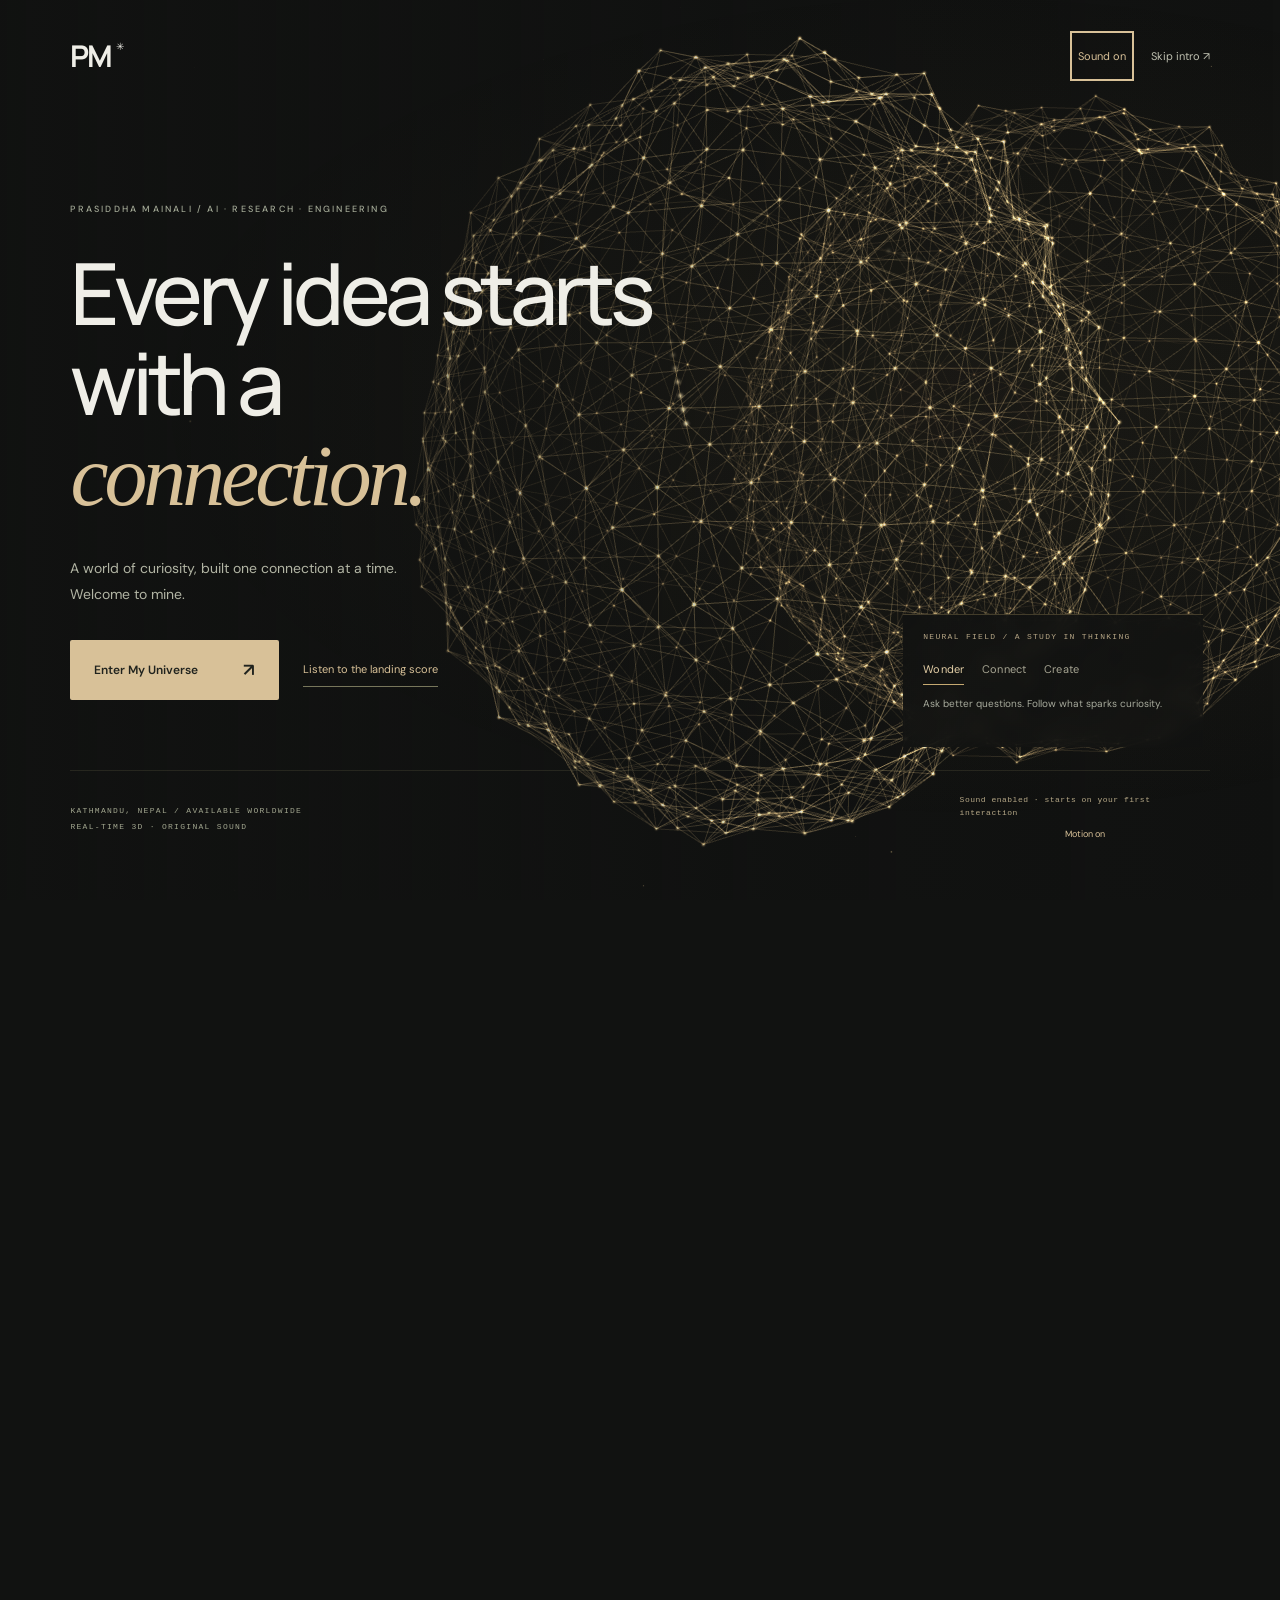
<file: index.html>
<!doctype html>
<html lang="en">
<head>
  <meta charset="utf-8"><meta name="viewport" content="width=device-width,initial-scale=1">
  <title>Prasiddha Mainali — AI, Research & Engineering</title>
  <meta name="description" content="Prasiddha Mainali is an AI builder and student researcher from Nepal. National Rank 2 in AI and IOAI Honorable Mention. Explore projects, research, and leadership.">
  <meta name="theme-color" content="#111211"><meta property="og:title" content="Prasiddha Mainali — Intelligence, engineered."><meta property="og:description" content="AI engineering, research, and real-world impact. From Nepal, for what comes next."><meta property="og:type" content="website">
  <link rel="icon" href="icon.svg" type="image/svg+xml"><link rel="stylesheet" href="style.css">
  <link rel="stylesheet" href="experience.css"><script src="app.js" defer></script><script src="scene.js" defer></script><script src="experience.js" defer></script>
</head>
<body><div class="neural-stage" aria-hidden="true"><canvas id="neural-bg"></canvas><div class="scene-fallback" hidden></div></div>
<a class="skip" href="#main">Skip to content</a>
<header class="header"><a class="wordmark" href="#home" aria-label="Prasiddha Mainali home">PM<span>✳</span></a><nav aria-label="Main navigation" id="nav"><a href="#work">Selected work</a><a href="#journal">Journal</a><a href="#about">About</a><a href="#journey">Journey</a></nav><a class="contact-nav" href="#contact">Let’s talk <span>↗</span></a><button class="menu" aria-label="Open navigation" aria-expanded="false" aria-controls="nav">Menu +</button></header>
<main id="main">
<section class="hero" id="home">
  <div class="hero-top"><span class="eyebrow"><i></i> PRASIDDHA MAINALI</span><span class="coordinate">KATHMANDU, NEPAL &nbsp; / &nbsp; 27.7° N</span></div>
  <div class="hero-copy"><p class="eyebrow muted">AI ENGINEER · RESEARCHER · BUILDER</p><h1 tabindex="-1">Intelligence,<br><em>engineered.</em></h1><p class="intro">Turning curiosity into intelligent systems.<br>Building at the intersection of AI, research,<br class="desktop-break"> and meaningful human impact.</p><div class="hero-actions"><a class="button gold" href="#work">Explore my work <span>↘</span></a><a class="hero-secondary" href="#journal">Inside my head ↗</a></div></div>
  <div class="hero-study" data-neural-panel><span class="neural-caption">NEURAL FIELD / A STUDY IN THINKING</span><div class="neural-pathways" role="group" aria-label="Explore the neural pathways"><button data-neural-focus="0" aria-pressed="true">Wonder</button><button data-neural-focus="1" aria-pressed="false">Connect</button><button data-neural-focus="2" aria-pressed="false">Create</button></div><p data-neural-description aria-live="polite">Ask better questions. Follow what sparks curiosity.</p></div>
  <div class="hero-bottom"><span>FROM NEPAL. FOR WHAT COMES NEXT.</span><a href="#recognition">SCROLL TO DISCOVER <span>↓</span></a></div>
</section>
<section class="recognition" id="recognition" aria-label="Key recognition"><div class="recognition-label"><span class="eyebrow">A LITTLE CONTEXT</span><p>Curiosity.<br>With credentials.</p></div><div class="honor"><span class="award-symbol" aria-hidden="true">✳</span><div><span class="eyebrow">INTERNATIONAL OLYMPIAD IN AI</span><h2>Honorable Mention</h2><p>Representing Nepal. A first for our nation.</p></div></div><div class="national"><span class="rank">02<span> / NP</span></span><p>National Rank · AI Olympiad</p></div></section>
<section class="section work" id="work"><div class="section-heading"><div><p class="eyebrow muted">01 / SELECTED WORK</p><h2>Ideas into <em>impact.</em></h2></div><p>A selection of systems, experiments,<br>and questions worth pursuing.</p></div>
<div class="projects">
<button class="project" data-project="naterida" aria-label="Explore NATERIDA project"><div class="project-art art-rover"><div class="art-grid"></div><span class="art-corner">FIELD INTELLIGENCE / 001</span><svg class="rover" viewBox="0 0 600 360" aria-hidden="true"><defs><linearGradient id="metal" x2="1" y2="1"><stop stop-color="#b8b49d"/><stop offset=".5" stop-color="#52574b"/><stop offset="1" stop-color="#1d2824"/></linearGradient></defs><ellipse cx="312" cy="283" rx="173" ry="28" fill="#000" opacity=".4"/><g stroke="#9eaf93" stroke-width="1.3"><path d="M183 213 312 149 435 210 309 279Z" fill="#1d2925"/><path d="M183 195 311 131 435 191 309 255Z" fill="url(#metal)"/><path d="m183 195 126 60v24l-126-66z" fill="#3c4841"/><path d="m309 255 126-64v19l-126 69z" fill="#222f2b"/><path d="m228 183 80-39 75 35-80 42z" fill="#252f29"/><path d="M302 204v-82m0 15 26-12v-19l-26 13-25-12v20l25 10" fill="#1e2a24"/><path d="M302 122v-35"/><ellipse cx="302" cy="84" rx="17" ry="7" fill="#c6cf9c"/></g><g fill="#1b211d" stroke="#76816b" stroke-width="5"><ellipse cx="198" cy="236" rx="22" ry="30"/><ellipse cx="270" cy="274" rx="22" ry="30"/><ellipse cx="354" cy="268" rx="22" ry="30"/><ellipse cx="420" cy="232" rx="22" ry="30"/></g><g fill="none" stroke="#c7d59c" opacity=".5"><ellipse cx="302" cy="84" rx="40" ry="16"/><ellipse cx="302" cy="84" rx="70" ry="29"/><ellipse cx="302" cy="84" rx="102" ry="43"/></g></svg><span class="art-caption">SENSE. REASON. EXPLORE.</span><span class="concept">CONCEPT VISUALIZATION</span></div><div class="project-info"><div><p class="eyebrow">ROBOTICS / APPLIED AI</p><h3>NATERIDA</h3><p>Intelligence beyond the screen.</p></div><span class="project-arrow">↗</span></div></button>
<button class="project" data-project="nidaan" aria-label="Explore Nidaan project"><div class="project-art art-nidaan"><div class="art-grid"></div><span class="art-corner">HEALTH INTELLIGENCE / 002</span><div class="scan"><div class="scan-ring"></div><div class="scan-ring inner"></div><span class="scan-cross">+</span><span class="scan-label">NIDAAN<br><small>VISION × LANGUAGE</small></span></div><span class="art-caption">A MULTIMODAL PERSPECTIVE.</span><span class="concept">CONCEPT VISUALIZATION</span></div><div class="project-info"><div><p class="eyebrow">COMPUTER VISION / MULTIMODAL AI</p><h3>Nidaan</h3><p>Exploring AI-assisted health insights.</p></div><span class="project-arrow">↗</span></div></button>
<button class="project" data-project="econml" aria-label="Explore EconML project"><div class="project-art art-econ"><div class="art-grid"></div><span class="art-corner">PATTERN INTELLIGENCE / 003</span><svg class="chart" viewBox="0 0 600 320" aria-hidden="true"><g fill="none" stroke="#78786a" opacity=".4"><path d="M60 70H540M60 130H540M60 190H540M60 250H540M100 50V270M200 50V270M300 50V270M400 50V270M500 50V270"/></g><path d="m60 244 40-13 40 14 40-55 40 15 40-58 40 12 40-39 40 9 40-49 40 14 40-43" fill="none" stroke="#d1bb86" stroke-width="3"/><path d="m60 250 40-4 40-12 40-15 40-12 40-20 40-16 40-22 40-16 40-25 40-17 40-22" fill="none" stroke="#9c9d88" stroke-dasharray="4 8"/><circle cx="500" cy="51" r="6" fill="#e6d29b"/></svg><span class="art-caption">SIGNAL WITHIN THE NOISE.</span><span class="concept">ILLUSTRATIVE DATA</span></div><div class="project-info"><div><p class="eyebrow">DATA SCIENCE / FINANCIAL ML</p><h3>EconML</h3><p>Finding patterns. Asking better questions.</p></div><span class="project-arrow">↗</span></div></button>
<button class="project" data-project="anvaya" aria-label="Explore Anvaya project"><div class="project-art art-anvaya"><div class="art-grid"></div><span class="art-corner">CONNECTED AGRICULTURE / 004</span><div class="terrain"><i></i><i></i><i></i><i></i><i></i><i></i><i></i></div><div class="terrain-node n1"></div><div class="terrain-node n2"></div><div class="terrain-node n3"></div><span class="art-caption">LOCAL ROOTS. CONNECTED FUTURES.</span><span class="concept">CONCEPT VISUALIZATION</span></div><div class="project-info"><div><p class="eyebrow">AGRICULTURE / PRODUCT DEVELOPMENT</p><h3>Anvaya</h3><p>Connecting the journey from farm to market.</p></div><span class="project-arrow">↗</span></div></button>
</div><a class="text-link" href="https://github.com/DeV-PrasiddhA" target="_blank" rel="noopener noreferrer">More experiments on GitHub <span>↗</span></a></section>
<section class="section journal" id="journal"><div class="section-heading"><div><p class="eyebrow muted">02 / THE CURIOSITY LOG</p><h2>Notes from<br><em>a curious mind.</em></h2></div><div><span class="journal-badge">THE JOURNAL / 8 STORIES</span><p class="journal-intro">Research, experiments, and a little perspective from the other side of the screen.</p></div></div><div class="journal-grid"><a class="story" href="blogs/model-trust-issues.html" data-category="humor"><div class="story-art funny " aria-hidden="true"><span>LOSS:<br>EMOTIONAL</span><small>THE CURIOSITY LOG / PRASIDDHA MAINALI</small></div><div class="story-copy"><p class="eyebrow">DEVELOPER HUMOR</p><h3>My model has trust issues. So do I.</h3><p>A fictional conversation with a neural network that performs beautifully—until someone asks a new question.</p><div class="story-foot"><span>1 MIN READ</span><span>READ STORY ↗</span></div></div></a><a class="story" href="blogs/accuracy-is-not-the-whole-story.html" data-category="ai"><div class="story-art ai " aria-hidden="true"><span>99%<br>…OF WHAT?</span><small>THE CURIOSITY LOG / PRASIDDHA MAINALI</small></div><div class="story-copy"><p class="eyebrow">AI / EXPERIMENT DESIGN</p><h3>Your model scored 99%. Now ask the awkward questions.</h3><p>A strong result should start a conversation, not end one. A short guide to reading your own experiments honestly.</p><div class="story-foot"><span>1 MIN READ</span><span>READ STORY ↗</span></div></div></a><a class="story" href="blogs/dear-gpu.html" data-category="humor"><div class="story-art funny " aria-hidden="true"><span>404<br>SLEEP</span><small>THE CURIOSITY LOG / PRASIDDHA MAINALI</small></div><div class="story-copy"><p class="eyebrow">DEVELOPER HUMOR</p><h3>Dear GPU, this meeting could have been a CPU.</h3><p>An entirely fictional workplace grievance from the most overworked employee inside your laptop.</p><div class="story-foot"><span>1 MIN READ</span><span>READ STORY ↗</span></div></div></a></div><div class="journal-bottom"><p>Some research. Some reflection. Some very tired hardware.</p><a class="text-link" href="blogs.html">Explore the whole journal <span>↗</span></a></div></section><section class="section about" id="about"><div class="about-title"><p class="eyebrow muted">03 / THE PERSON BEHIND THE WORK</p><h2>Stay curious.<br>Build with<br><em>intention.</em></h2><span class="about-signature">Prasiddha.</span></div><div class="about-copy"><p class="large-copy">I’m Prasiddha Mainali, an AI builder and student researcher from Kathmandu, Nepal.</p><p>My work connects deep learning, computer vision, and practical engineering. I care about understanding systems from first principles—and turning that understanding into something useful.</p><p>From representing Nepal at IOAI to building intelligent robotics and helping students find their next opportunity, I’m drawn to problems where technology can make a tangible difference.</p><p>My computer science journey at St. Xavier’s College, Maitighar, is rooted in independent learning, experimentation, and sharing what I learn.</p><div class="skills"><div><span class="eyebrow">INTELLIGENCE</span><p>PyTorch · TensorFlow · OpenCV<br>Deep Learning · Computer Vision</p></div><div><span class="eyebrow">ENGINEERING</span><p>Python · JavaScript · SQL<br>Git · Data Analysis · Web Development</p></div></div></div></section>
<section class="section journey" id="journey"><div class="section-heading"><div><p class="eyebrow muted">04 / EXPERIENCE & LEADERSHIP</p><h2>Beyond <em>the code.</em></h2></div><p>Building systems is one part.<br>Helping people grow is the other.</p></div><div class="timeline">
<article><span class="period">SEP 2026 — PRESENT</span><div><h3>Head of Student Development</h3><p class="org">VIDYA</p><p>Leading student-development initiatives around Olympiads, mentorship, and global opportunities within an organization reaching 7,500+ students across Nepal. Built the Opportunity Connect Nepal community.</p></div><span class="timeline-index">01</span></article>
<article><span class="period">AUG 2026 — PRESENT</span><div><h3>Director of Technology</h3><p class="org">ScholarPath · Board of Directors</p><p>Created a data-driven platform to help students explore majors, universities, and scholarships aligned with their interests and goals.</p></div><span class="timeline-index">02</span></article>
<article><span class="period">JUN — SEP 2026</span><div><h3>Machine Learning Mentee</h3><p class="org">Coding for Social Good Nepal</p><p>Developed a plant disease detection framework using the 38-class PlantVillage dataset, comparing ResNet50 transfer learning with a custom CNN.</p></div><span class="timeline-index">03</span></article>
<article><span class="period">JUN — AUG 2026</span><div><h3>Product Development Mentee</h3><p class="org">Uunchai · Anvaya</p><p>Contributed transportation and retailer dashboards for an agriculture platform designed for offline and SMS use in low-connectivity regions.</p></div><span class="timeline-index">04</span></article>
<article><span class="period">MAY 2025 — APR 2026</span><div><h3>Co-head, AI & Data Science House</h3><p class="org">The Computer Club · St. Xavier’s College</p><p>Built a peer learning community and led weekly Python and machine learning workshops for 30+ students. Also served as the club’s Social Media Manager.</p></div><span class="timeline-index">05</span></article></div></section>
<section class="section awards"><p class="eyebrow muted">05 / MILESTONES</p><div class="section-heading"><h2>Work that <em>resonates.</em></h2></div><div class="award-list"><div><span>INTERNATIONAL</span><h3>IOAI · Honorable Mention</h3><p>Nepal’s first recognition at IOAI</p><b>↗</b></div><div><span>NATIONAL</span><h3>AI Olympiad · Rank 2</h3><p>Representing Nepal on the global stage</p><b>↗</b></div><div><span>HACKATHONS</span><h3>FusionHacks & FounderForge</h3><p>First place / Winner</p><b>↗</b></div><div><span>ENGINEERING</span><h3>KIST Fair & SET Exhibition 2026</h3><p>Winner / First place, Technology</p><b>↗</b></div><div><span>SCIENCE & TECHNOLOGY</span><h3>Trinity SciTech Exhibition</h3><p>Second place</p><b>↗</b></div></div></section>
<section class="contact section" id="contact"><p class="eyebrow"><i></i> OPEN TO COLLABORATIONS & CONVERSATIONS</p><h2>What could we<br><em>build together?</em></h2><div class="contact-bottom"><a href="mailto:prasiddha.mainali2@gmail.com" class="email">prasiddha.mainali2@gmail.com <span>↗</span></a><button id="copy-email" class="copy" aria-label="Copy email address">Copy email ⧉</button><span id="copy-status" role="status"></span></div><div class="socials"><a href="https://github.com/DeV-PrasiddhA" target="_blank" rel="noopener noreferrer">GitHub ↗</a><a href="https://www.linkedin.com/in/prasiddha-mainali-105bb0352/" target="_blank" rel="noopener noreferrer">LinkedIn ↗</a><a href="blogs.html">Writing ↗</a></div></section>
</main><footer><a class="wordmark" href="#home">PM<span>✳</span></a><p>© <span id="year">2026</span> Prasiddha Mainali</p><span>MADE OF CURIOSITY. BASED IN NEPAL.</span><button class="replay" id="replay-intro">Replay intro ↺</button><a href="#home">Back to top ↑</a></footer>
<dialog id="project-dialog" aria-labelledby="dialog-title"><button class="dialog-close" aria-label="Close project details">Close ×</button><p class="eyebrow" id="dialog-category"></p><h2 id="dialog-title"></h2><p id="dialog-description"></p><h3>Inside the project</h3><ul id="dialog-points"></ul><p id="dialog-tags" class="dialog-tags"></p><a id="dialog-link" class="button gold" target="_blank" rel="noopener noreferrer">Explore on GitHub ↗</a></dialog>
<dialog id="entrance" aria-labelledby="entrance-title"><div class="entrance-top"><span class="wordmark">PM<span>✳</span></span><div class="entrance-tools"><button data-sound aria-pressed="true">Sound on</button><button id="skip-entrance">Skip intro ↗</button></div></div><div class="entrance-copy"><p class="eyebrow">PRASIDDHA MAINALI / AI · RESEARCH · ENGINEERING</p><h2 id="entrance-title">Every idea starts<br>with a<br><em>connection.</em></h2><p class="entrance-description">A world of curiosity, built one connection at a time. Welcome to mine.</p><div class="entrance-actions"><button class="button gold" id="enter-world">Enter My Universe <span>↗</span></button><button class="audio-unlock" data-listen>Listen to the landing score</button></div></div><div class="entrance-annotation" data-neural-panel><b>NEURAL FIELD / A STUDY IN THINKING</b><div class="neural-pathways" role="group" aria-label="Explore the neural pathways"><button data-neural-focus="0" aria-pressed="true">Wonder</button><button data-neural-focus="1" aria-pressed="false">Connect</button><button data-neural-focus="2" aria-pressed="false">Create</button></div><p data-neural-description aria-live="polite">Ask better questions. Follow what sparks curiosity.</p></div><div class="entrance-bottom"><div><span>KATHMANDU, NEPAL / AVAILABLE WORLDWIDE</span><span>REAL-TIME 3D · ORIGINAL SOUND</span></div><div><span data-sound-status role="status">Sound enabled · starts on your first interaction</span><button data-motion aria-pressed="true">Motion on</button></div></div></dialog><div class="sound-dock" aria-label="Experience controls"><button data-sound aria-pressed="true">Sound on</button><button data-motion aria-pressed="true">Motion on</button><details><summary>Audio settings</summary><div><span data-track>I · Before the thought</span><span data-sound-status role="status">Sound enabled · starts on your first interaction</span><label>Volume<input data-volume type="range" min="0" max="60" value="35" aria-label="Music volume"></label></div></details></div></body></html>
</file>
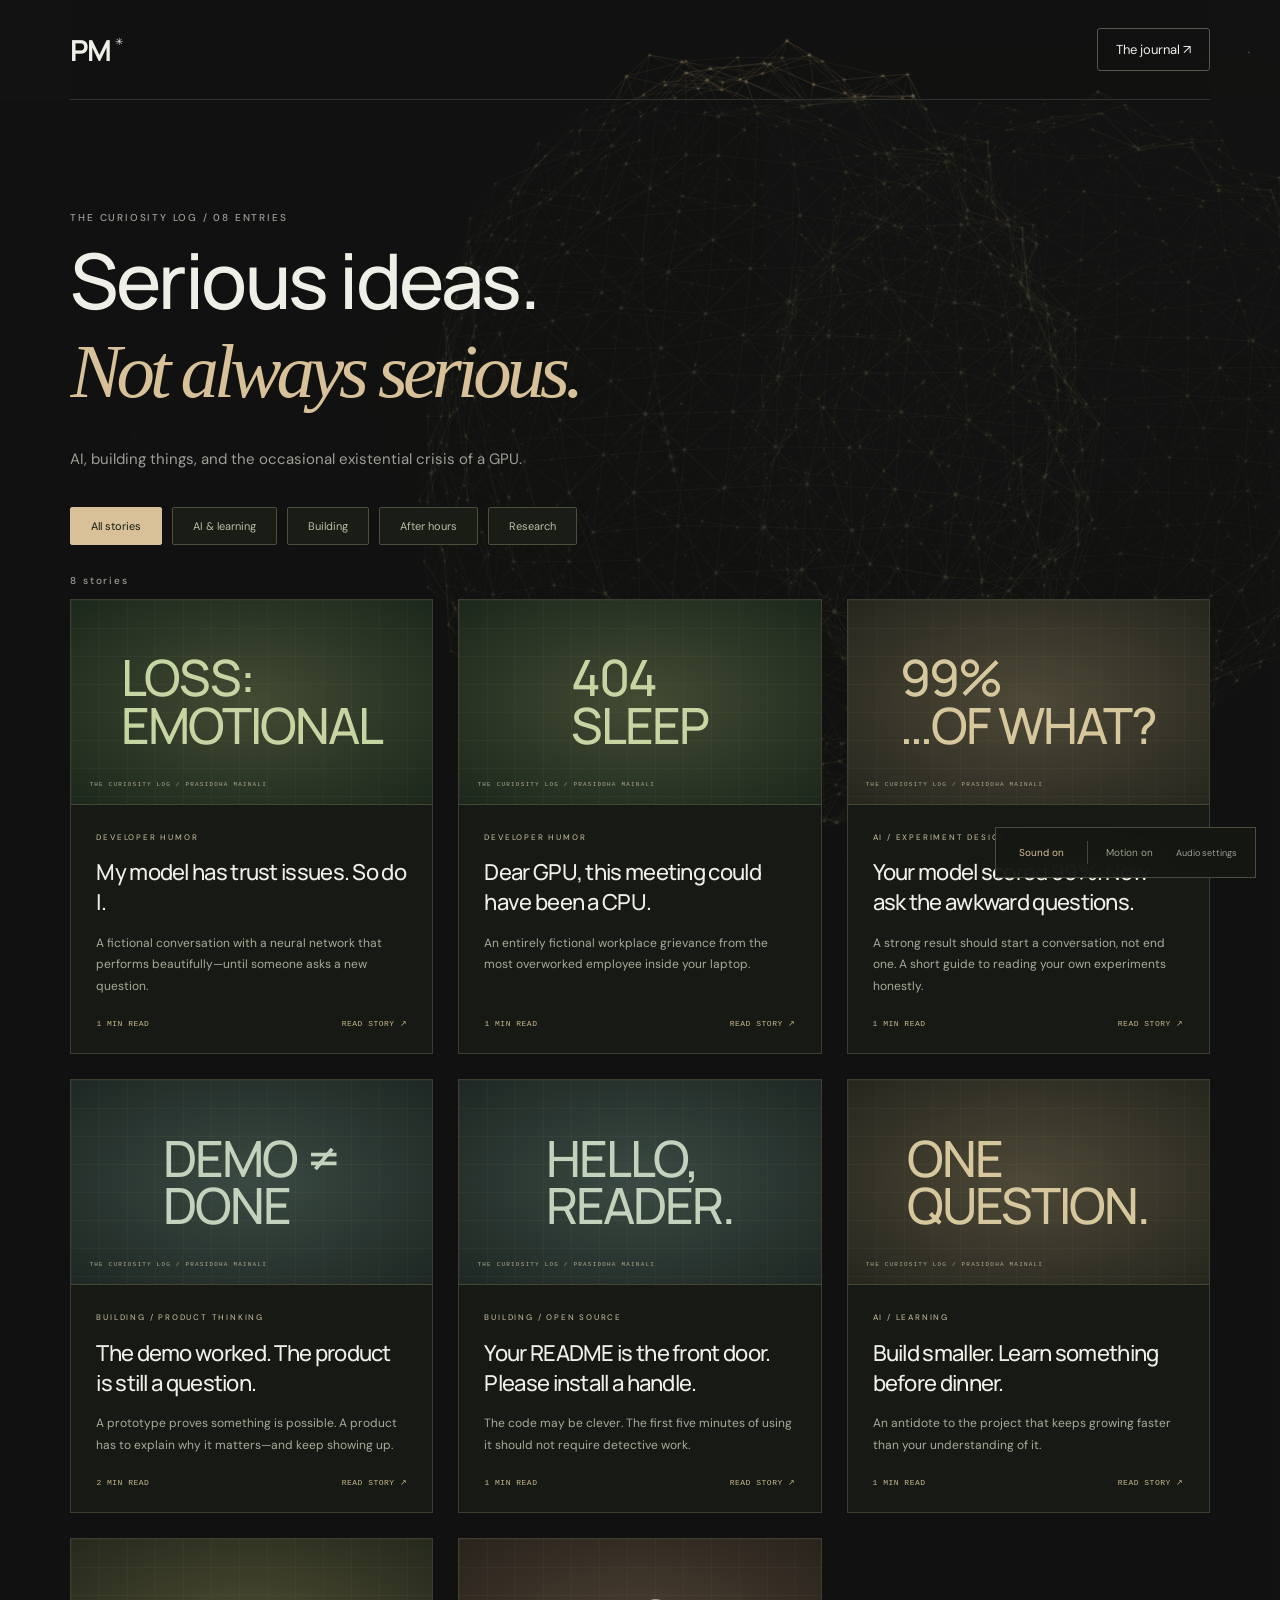
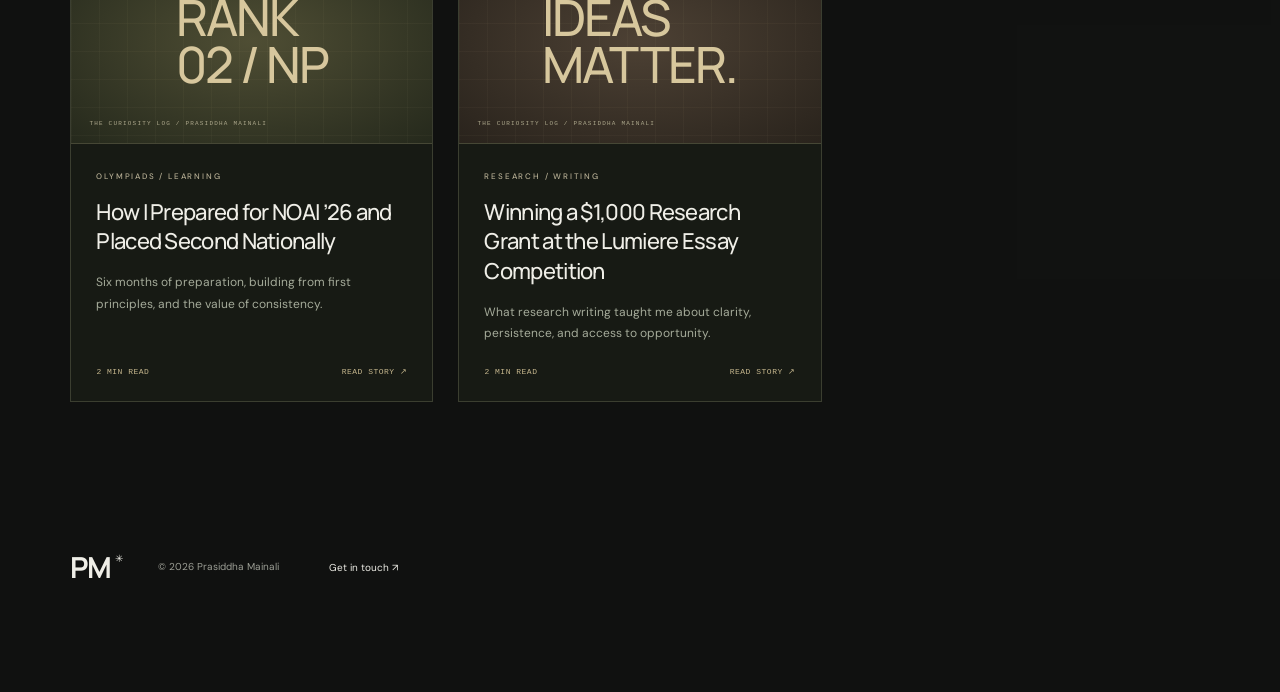
<file: blogs.html>
<!doctype html><html lang="en"><head><meta charset="utf-8"><meta name="viewport" content="width=device-width,initial-scale=1"><title>The Curiosity Log — Prasiddha Mainali</title><meta name="description" content="Ideas, experiments, and developer humor from Prasiddha Mainali."><meta name="theme-color" content="#080b16"><link rel="icon" href="icon.svg"><link rel="stylesheet" href="style.css"><link rel="stylesheet" href="writing.css"><link rel="stylesheet" href="experience.css"><script src="scene.js" defer></script><script src="experience.js" defer></script></head><body><div class="neural-stage" aria-hidden="true"><canvas id="neural-bg"></canvas><div class="scene-fallback" hidden></div></div><a class="skip" href="#main">Skip to content</a><header class="header"><a class="wordmark" href="index.html" aria-label="Prasiddha Mainali home">PM<span>✳</span></a><a class="contact-nav writing-back" href="blogs.html">The journal ↗</a></header><main id="main" class="section writing"><p class="eyebrow muted">THE CURIOSITY LOG / 08 ENTRIES</p><h1>Serious ideas.<br><em>Not always serious.</em></h1><p class="writing-intro">AI, building things, and the occasional existential crisis of a GPU.</p><div class="filter-bar" role="group" aria-label="Filter stories"><button data-filter="all" aria-pressed="true">All stories</button><button data-filter="ai" aria-pressed="false">AI & learning</button><button data-filter="building" aria-pressed="false">Building</button><button data-filter="humor" aria-pressed="false">After hours</button><button data-filter="research" aria-pressed="false">Research</button></div><p class="eyebrow muted" id="filter-status" role="status">8 stories</p><div class="all-stories"><a class="story" href="blogs/model-trust-issues.html" data-category="humor"><div class="story-art funny " aria-hidden="true"><span>LOSS:<br>EMOTIONAL</span><small>THE CURIOSITY LOG / PRASIDDHA MAINALI</small></div><div class="story-copy"><p class="eyebrow">DEVELOPER HUMOR</p><h3>My model has trust issues. So do I.</h3><p>A fictional conversation with a neural network that performs beautifully—until someone asks a new question.</p><div class="story-foot"><span>1 MIN READ</span><span>READ STORY ↗</span></div></div></a><a class="story" href="blogs/dear-gpu.html" data-category="humor"><div class="story-art funny " aria-hidden="true"><span>404<br>SLEEP</span><small>THE CURIOSITY LOG / PRASIDDHA MAINALI</small></div><div class="story-copy"><p class="eyebrow">DEVELOPER HUMOR</p><h3>Dear GPU, this meeting could have been a CPU.</h3><p>An entirely fictional workplace grievance from the most overworked employee inside your laptop.</p><div class="story-foot"><span>1 MIN READ</span><span>READ STORY ↗</span></div></div></a><a class="story" href="blogs/accuracy-is-not-the-whole-story.html" data-category="ai"><div class="story-art ai " aria-hidden="true"><span>99%<br>…OF WHAT?</span><small>THE CURIOSITY LOG / PRASIDDHA MAINALI</small></div><div class="story-copy"><p class="eyebrow">AI / EXPERIMENT DESIGN</p><h3>Your model scored 99%. Now ask the awkward questions.</h3><p>A strong result should start a conversation, not end one. A short guide to reading your own experiments honestly.</p><div class="story-foot"><span>1 MIN READ</span><span>READ STORY ↗</span></div></div></a><a class="story" href="blogs/prototype-to-product.html" data-category="building"><div class="story-art build " aria-hidden="true"><span>DEMO ≠<br>DONE</span><small>THE CURIOSITY LOG / PRASIDDHA MAINALI</small></div><div class="story-copy"><p class="eyebrow">BUILDING / PRODUCT THINKING</p><h3>The demo worked. The product is still a question.</h3><p>A prototype proves something is possible. A product has to explain why it matters—and keep showing up.</p><div class="story-foot"><span>2 MIN READ</span><span>READ STORY ↗</span></div></div></a><a class="story" href="blogs/readme-is-an-interface.html" data-category="building"><div class="story-art build " aria-hidden="true"><span>HELLO,<br>READER.</span><small>THE CURIOSITY LOG / PRASIDDHA MAINALI</small></div><div class="story-copy"><p class="eyebrow">BUILDING / OPEN SOURCE</p><h3>Your README is the front door. Please install a handle.</h3><p>The code may be clever. The first five minutes of using it should not require detective work.</p><div class="story-foot"><span>1 MIN READ</span><span>READ STORY ↗</span></div></div></a><a class="story" href="blogs/small-experiments.html" data-category="ai"><div class="story-art ai " aria-hidden="true"><span>ONE<br>QUESTION.</span><small>THE CURIOSITY LOG / PRASIDDHA MAINALI</small></div><div class="story-copy"><p class="eyebrow">AI / LEARNING</p><h3>Build smaller. Learn something before dinner.</h3><p>An antidote to the project that keeps growing faster than your understanding of it.</p><div class="story-foot"><span>1 MIN READ</span><span>READ STORY ↗</span></div></div></a><a class="story" href="blogs/noai-preparation.html" data-category="ai"><div class="story-art olympiad " aria-hidden="true"><span>RANK<br>02 / NP</span><small>THE CURIOSITY LOG / PRASIDDHA MAINALI</small></div><div class="story-copy"><p class="eyebrow">OLYMPIADS / LEARNING</p><h3>How I Prepared for NOAI ’26 and Placed Second Nationally</h3><p>Six months of preparation, building from first principles, and the value of consistency.</p><div class="story-foot"><span>2 MIN READ</span><span>READ STORY ↗</span></div></div></a><a class="story" href="blogs/lumiere-grant.html" data-category="research"><div class="story-art research " aria-hidden="true"><span>IDEAS<br>MATTER.</span><small>THE CURIOSITY LOG / PRASIDDHA MAINALI</small></div><div class="story-copy"><p class="eyebrow">RESEARCH / WRITING</p><h3>Winning a $1,000 Research Grant at the Lumiere Essay Competition</h3><p>What research writing taught me about clarity, persistence, and access to opportunity.</p><div class="story-foot"><span>2 MIN READ</span><span>READ STORY ↗</span></div></div></a></div></main><footer><a class="wordmark" href="index.html">PM<span>✳</span></a><p>© 2026 Prasiddha Mainali</p><a href="mailto:prasiddha.mainali2@gmail.com">Get in touch ↗</a></footer><div class="sound-dock" aria-label="Experience controls"><button data-sound aria-pressed="true">Sound on</button><button data-motion aria-pressed="true">Motion on</button><details><summary>Audio settings</summary><div><span data-track>I · Before the thought</span><span data-sound-status role="status">Sound enabled · starts on your first interaction</span><label>Volume<input data-volume type="range" min="0" max="60" value="35" aria-label="Music volume"></label></div></details></div></body></html>
</file>
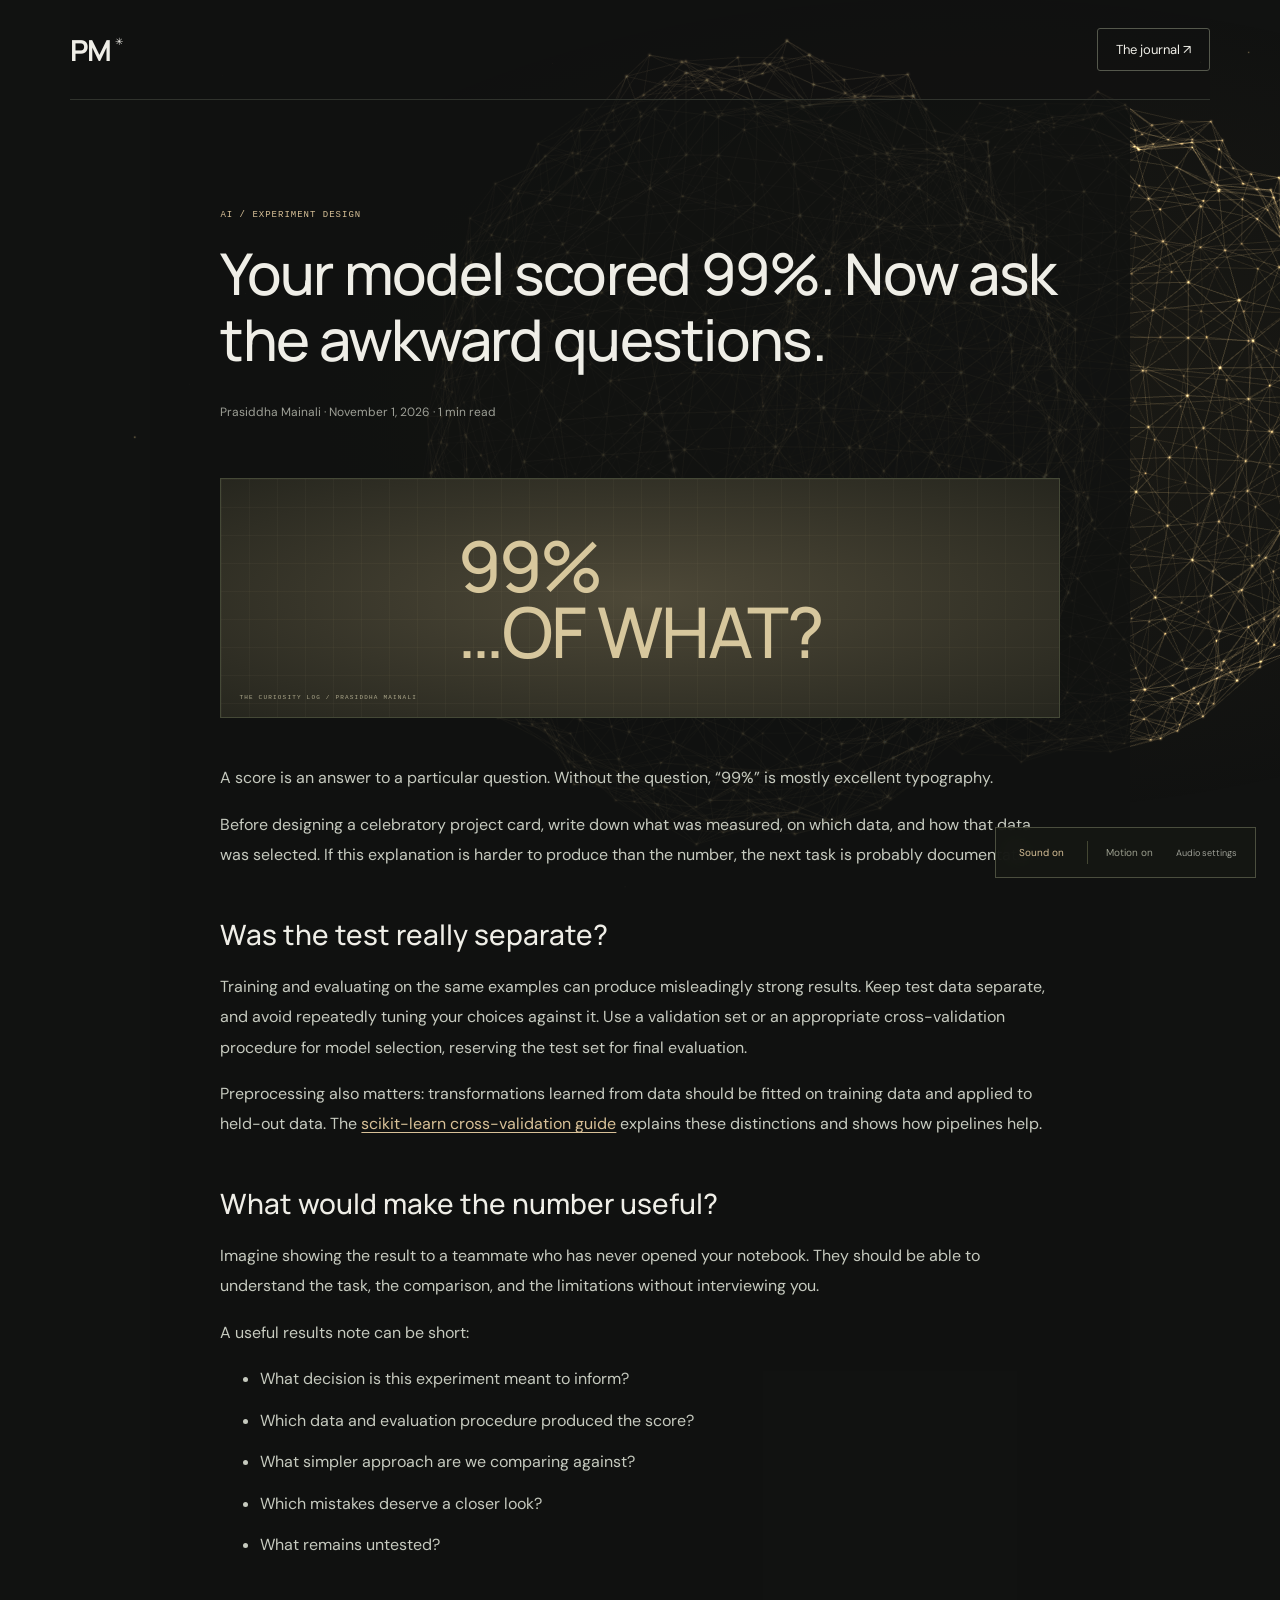
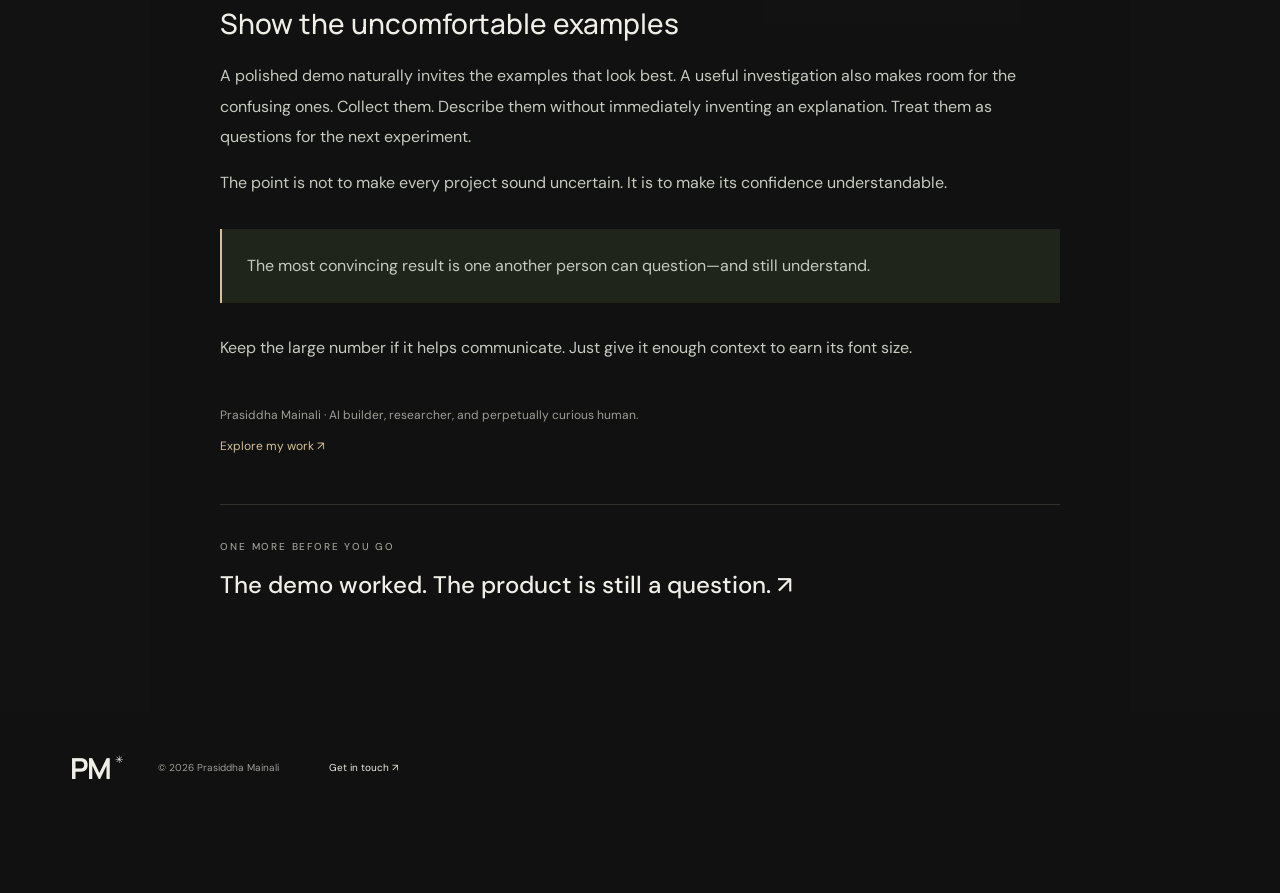
<file: blogs/accuracy-is-not-the-whole-story.html>
<!doctype html><html lang="en"><head><meta charset="utf-8"><meta name="viewport" content="width=device-width,initial-scale=1"><title>Your model scored 99%. Now ask the awkward questions. — Prasiddha Mainali</title><meta name="description" content="Ideas, experiments, and developer humor from Prasiddha Mainali."><meta name="theme-color" content="#080b16"><link rel="icon" href="../icon.svg"><link rel="stylesheet" href="../style.css"><link rel="stylesheet" href="../writing.css"><link rel="stylesheet" href="../experience.css"><script src="../scene.js" defer></script><script src="../experience.js" defer></script></head><body><div class="neural-stage" aria-hidden="true"><canvas id="neural-bg"></canvas><div class="scene-fallback" hidden></div></div><a class="skip" href="#main">Skip to content</a><header class="header"><a class="wordmark" href="../index.html" aria-label="Prasiddha Mainali home">PM<span>✳</span></a><a class="contact-nav writing-back" href="../blogs.html">The journal ↗</a></header><div class="reading-track" aria-hidden="true"><div id="reading-progress"></div></div><main id="main" class="section writing article-page"><span class="article-label">AI / EXPERIMENT DESIGN</span><h1>Your model scored 99%. Now ask the awkward questions.</h1><p class="article-meta">Prasiddha Mainali · November 1, 2026 · 1 min read</p><div class="story-art ai article-cover" aria-hidden="true"><span>99%<br>…OF WHAT?</span><small>THE CURIOSITY LOG / PRASIDDHA MAINALI</small></div><article><p>A score is an answer to a particular question. Without the question, “99%” is mostly excellent typography.</p><p>Before designing a celebratory project card, write down what was measured, on which data, and how that data was selected. If this explanation is harder to produce than the number, the next task is probably documentation.</p><h2>Was the test really separate?</h2><p>Training and evaluating on the same examples can produce misleadingly strong results. Keep test data separate, and avoid repeatedly tuning your choices against it. Use a validation set or an appropriate cross-validation procedure for model selection, reserving the test set for final evaluation.</p><p>Preprocessing also matters: transformations learned from data should be fitted on training data and applied to held-out data. The <a href="https://scikit-learn.org/stable/modules/cross_validation.html" target="_blank" rel="noopener noreferrer">scikit-learn cross-validation guide</a> explains these distinctions and shows how pipelines help.</p><h2>What would make the number useful?</h2><p>Imagine showing the result to a teammate who has never opened your notebook. They should be able to understand the task, the comparison, and the limitations without interviewing you.</p><p>A useful results note can be short:</p><ul><li>What decision is this experiment meant to inform?</li><li>Which data and evaluation procedure produced the score?</li><li>What simpler approach are we comparing against?</li><li>Which mistakes deserve a closer look?</li><li>What remains untested?</li></ul><h2>Show the uncomfortable examples</h2><p>A polished demo naturally invites the examples that look best. A useful investigation also makes room for the confusing ones. Collect them. Describe them without immediately inventing an explanation. Treat them as questions for the next experiment.</p><p>The point is not to make every project sound uncertain. It is to make its confidence understandable.</p><blockquote><p>The most convincing result is one another person can question—and still understand.</p></blockquote><p>Keep the large number if it helps communicate. Just give it enough context to earn its font size.</p></article><aside class="author-note"><p>Prasiddha Mainali · AI builder, researcher, and perpetually curious human.</p><a href="https://github.com/DeV-PrasiddhA" target="_blank" rel="noopener noreferrer">Explore my work ↗</a></aside><a class="next-story" href="prototype-to-product.html"><span class="eyebrow muted">ONE MORE BEFORE YOU GO</span><h2>The demo worked. The product is still a question. ↗</h2></a></main><footer><a class="wordmark" href="../index.html">PM<span>✳</span></a><p>© 2026 Prasiddha Mainali</p><a href="mailto:prasiddha.mainali2@gmail.com">Get in touch ↗</a></footer><div class="sound-dock" aria-label="Experience controls"><button data-sound aria-pressed="true">Sound on</button><button data-motion aria-pressed="true">Motion on</button><details><summary>Audio settings</summary><div><span data-track>I · Before the thought</span><span data-sound-status role="status">Sound enabled · starts on your first interaction</span><label>Volume<input data-volume type="range" min="0" max="60" value="35" aria-label="Music volume"></label></div></details></div></body></html>
</file>
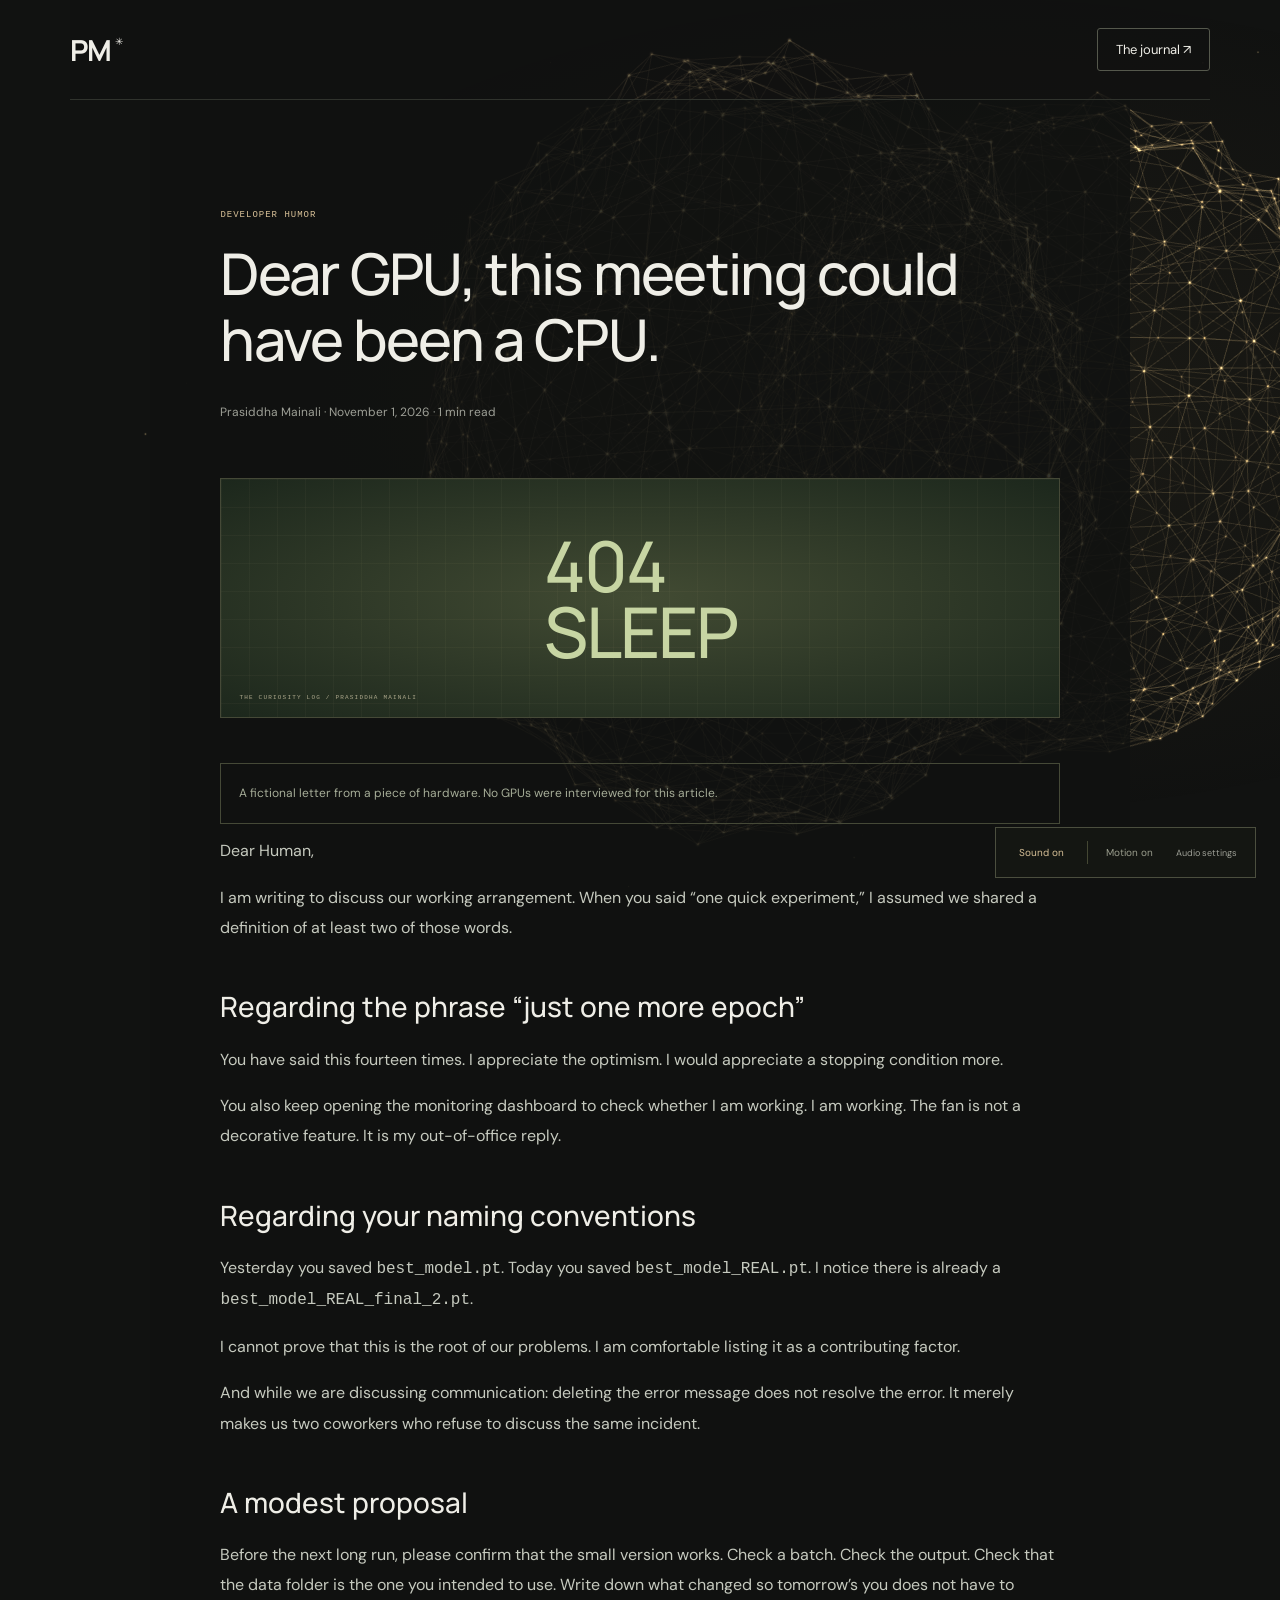
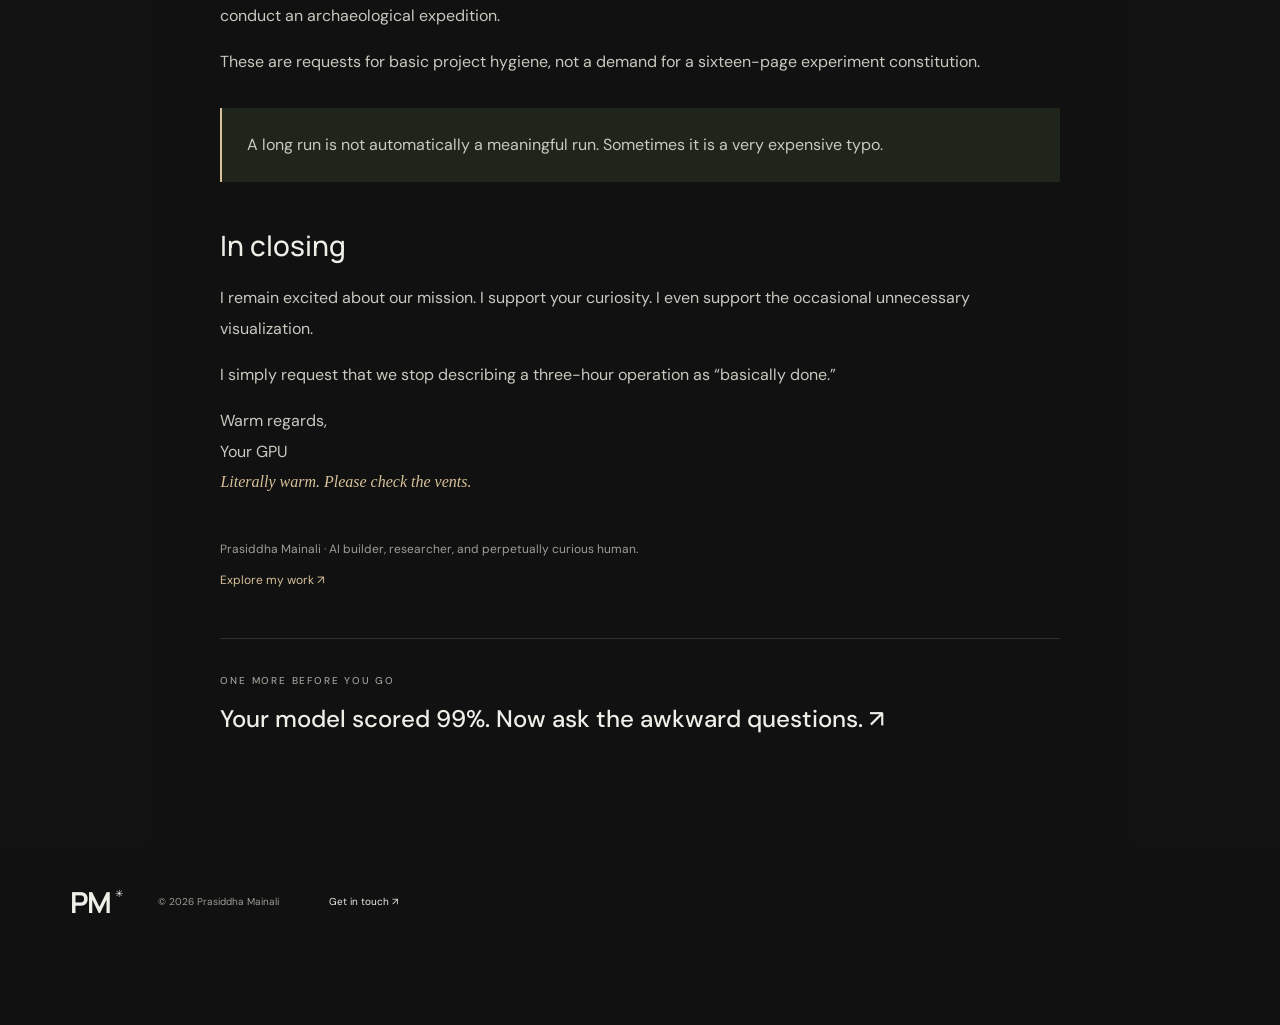
<file: blogs/dear-gpu.html>
<!doctype html><html lang="en"><head><meta charset="utf-8"><meta name="viewport" content="width=device-width,initial-scale=1"><title>Dear GPU, this meeting could have been a CPU. — Prasiddha Mainali</title><meta name="description" content="Ideas, experiments, and developer humor from Prasiddha Mainali."><meta name="theme-color" content="#080b16"><link rel="icon" href="../icon.svg"><link rel="stylesheet" href="../style.css"><link rel="stylesheet" href="../writing.css"><link rel="stylesheet" href="../experience.css"><script src="../scene.js" defer></script><script src="../experience.js" defer></script></head><body><div class="neural-stage" aria-hidden="true"><canvas id="neural-bg"></canvas><div class="scene-fallback" hidden></div></div><a class="skip" href="#main">Skip to content</a><header class="header"><a class="wordmark" href="../index.html" aria-label="Prasiddha Mainali home">PM<span>✳</span></a><a class="contact-nav writing-back" href="../blogs.html">The journal ↗</a></header><div class="reading-track" aria-hidden="true"><div id="reading-progress"></div></div><main id="main" class="section writing article-page"><span class="article-label">DEVELOPER HUMOR</span><h1>Dear GPU, this meeting could have been a CPU.</h1><p class="article-meta">Prasiddha Mainali · November 1, 2026 · 1 min read</p><div class="story-art funny article-cover" aria-hidden="true"><span>404<br>SLEEP</span><small>THE CURIOSITY LOG / PRASIDDHA MAINALI</small></div><article><p class="story-note">A fictional letter from a piece of hardware. No GPUs were interviewed for this article.</p><p>Dear Human,</p><p>I am writing to discuss our working arrangement. When you said “one quick experiment,” I assumed we shared a definition of at least two of those words.</p><h2>Regarding the phrase “just one more epoch”</h2><p>You have said this fourteen times. I appreciate the optimism. I would appreciate a stopping condition more.</p><p>You also keep opening the monitoring dashboard to check whether I am working. I am working. The fan is not a decorative feature. It is my out-of-office reply.</p><h2>Regarding your naming conventions</h2><p>Yesterday you saved <code>best_model.pt</code>. Today you saved <code>best_model_REAL.pt</code>. I notice there is already a <code>best_model_REAL_final_2.pt</code>.</p><p>I cannot prove that this is the root of our problems. I am comfortable listing it as a contributing factor.</p><p>And while we are discussing communication: deleting the error message does not resolve the error. It merely makes us two coworkers who refuse to discuss the same incident.</p><h2>A modest proposal</h2><p>Before the next long run, please confirm that the small version works. Check a batch. Check the output. Check that the data folder is the one you intended to use. Write down what changed so tomorrow’s you does not have to conduct an archaeological expedition.</p><p>These are requests for basic project hygiene, not a demand for a sixteen-page experiment constitution.</p><blockquote><p>A long run is not automatically a meaningful run. Sometimes it is a very expensive typo.</p></blockquote><h2>In closing</h2><p>I remain excited about our mission. I support your curiosity. I even support the occasional unnecessary visualization.</p><p>I simply request that we stop describing a three-hour operation as “basically done.”</p><p>Warm regards,<br>Your GPU<br><em>Literally warm. Please check the vents.</em></p></article><aside class="author-note"><p>Prasiddha Mainali · AI builder, researcher, and perpetually curious human.</p><a href="https://github.com/DeV-PrasiddhA" target="_blank" rel="noopener noreferrer">Explore my work ↗</a></aside><a class="next-story" href="accuracy-is-not-the-whole-story.html"><span class="eyebrow muted">ONE MORE BEFORE YOU GO</span><h2>Your model scored 99%. Now ask the awkward questions. ↗</h2></a></main><footer><a class="wordmark" href="../index.html">PM<span>✳</span></a><p>© 2026 Prasiddha Mainali</p><a href="mailto:prasiddha.mainali2@gmail.com">Get in touch ↗</a></footer><div class="sound-dock" aria-label="Experience controls"><button data-sound aria-pressed="true">Sound on</button><button data-motion aria-pressed="true">Motion on</button><details><summary>Audio settings</summary><div><span data-track>I · Before the thought</span><span data-sound-status role="status">Sound enabled · starts on your first interaction</span><label>Volume<input data-volume type="range" min="0" max="60" value="35" aria-label="Music volume"></label></div></details></div></body></html>
</file>
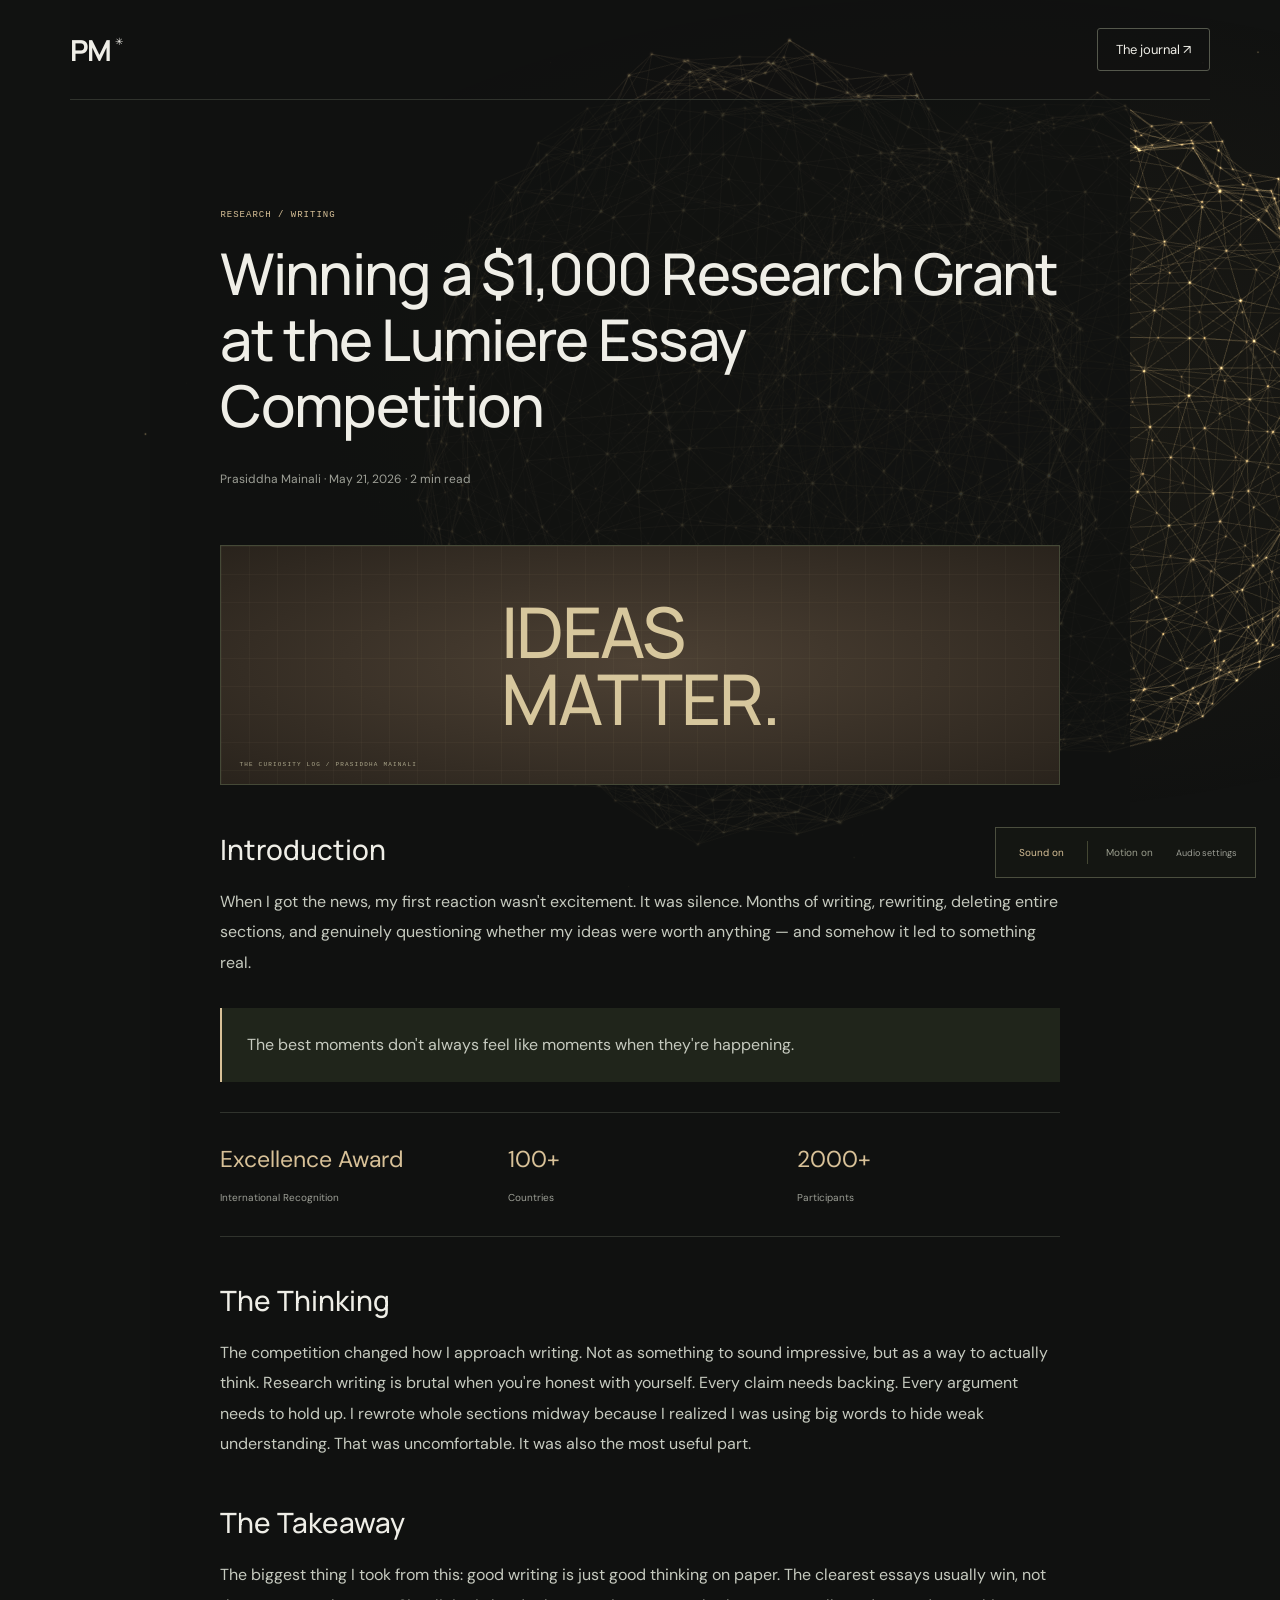
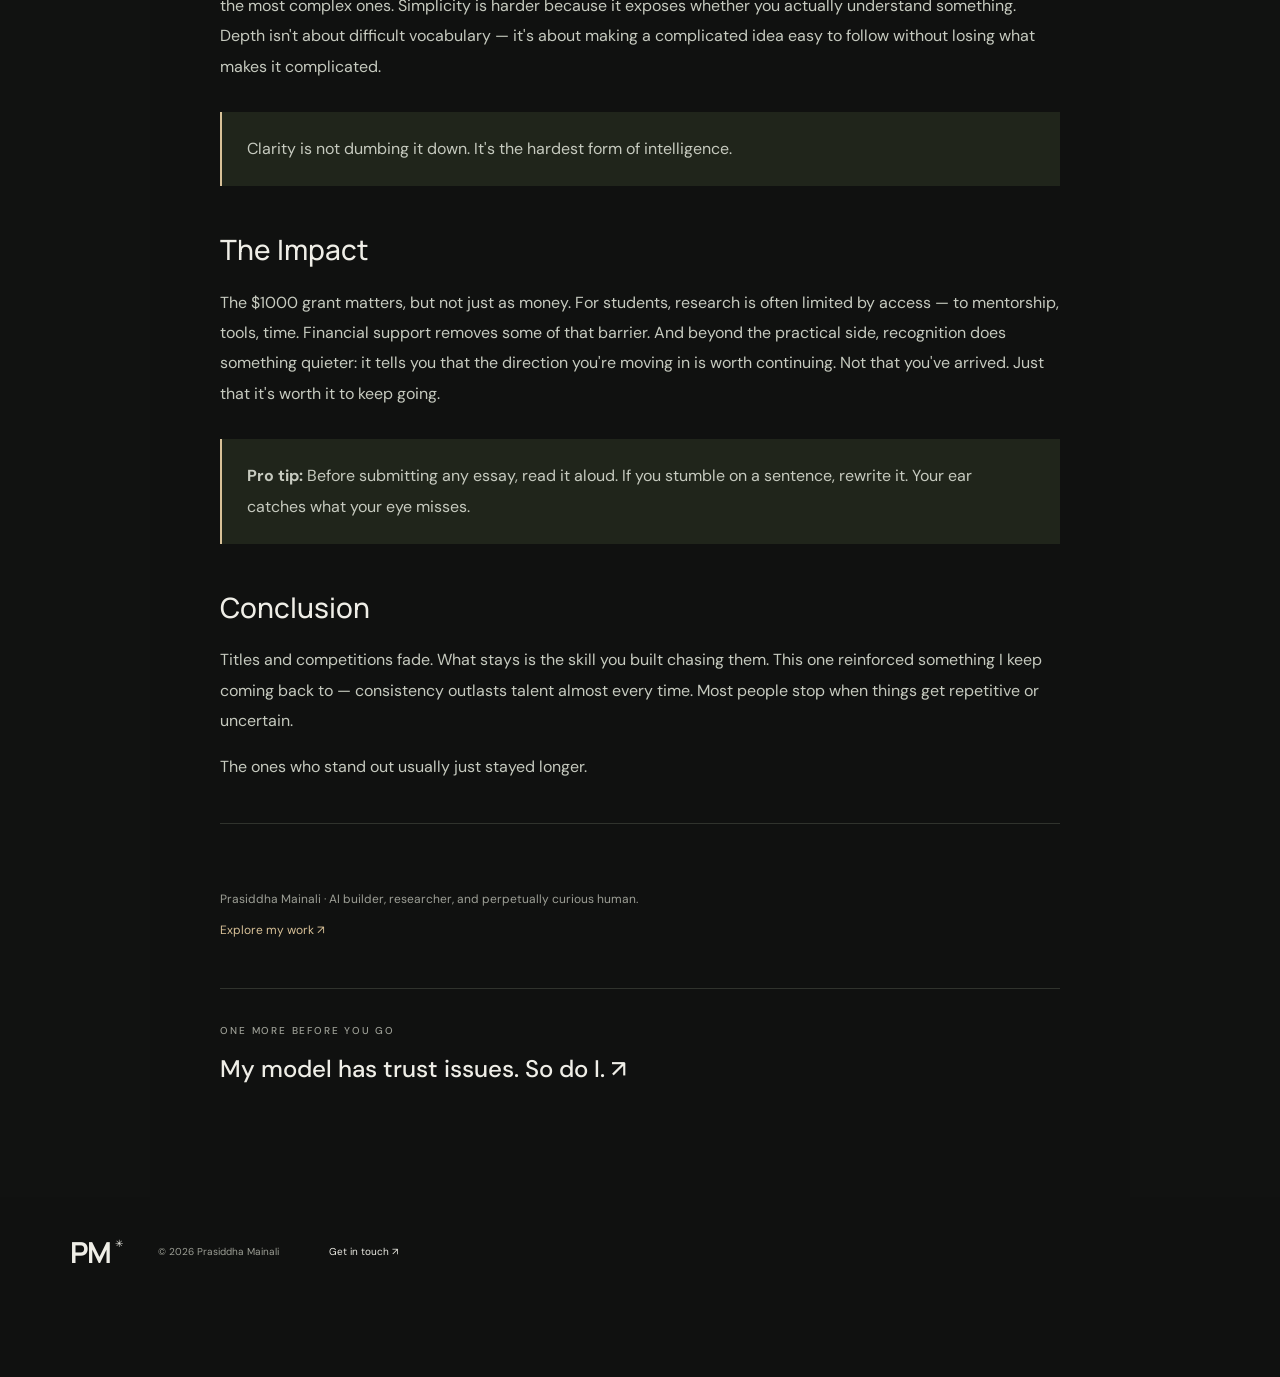
<file: blogs/lumiere-grant.html>
<!doctype html><html lang="en"><head><meta charset="utf-8"><meta name="viewport" content="width=device-width,initial-scale=1"><title>Winning a $1,000 Research Grant at the Lumiere Essay Competition — Prasiddha Mainali</title><meta name="description" content="Ideas, experiments, and developer humor from Prasiddha Mainali."><meta name="theme-color" content="#080b16"><link rel="icon" href="../icon.svg"><link rel="stylesheet" href="../style.css"><link rel="stylesheet" href="../writing.css"><link rel="stylesheet" href="../experience.css"><script src="../scene.js" defer></script><script src="../experience.js" defer></script></head><body><div class="neural-stage" aria-hidden="true"><canvas id="neural-bg"></canvas><div class="scene-fallback" hidden></div></div><a class="skip" href="#main">Skip to content</a><header class="header"><a class="wordmark" href="../index.html" aria-label="Prasiddha Mainali home">PM<span>✳</span></a><a class="contact-nav writing-back" href="../blogs.html">The journal ↗</a></header><div class="reading-track" aria-hidden="true"><div id="reading-progress"></div></div><main id="main" class="section writing article-page"><span class="article-label">RESEARCH / WRITING</span><h1>Winning a $1,000 Research Grant at the Lumiere Essay Competition</h1><p class="article-meta">Prasiddha Mainali · May 21, 2026 · 2 min read</p><div class="story-art research article-cover" aria-hidden="true"><span>IDEAS<br>MATTER.</span><small>THE CURIOSITY LOG / PRASIDDHA MAINALI</small></div><article>

    

    <h2 id="intro">Introduction</h2>
    <p>When I got the news, my first reaction wasn't excitement. It was silence. Months of writing, rewriting,
         deleting entire sections, and genuinely questioning whether my ideas were worth anything — and 
         somehow it led to something real.</p>
    <div class="callout info">
      <span class="callout-icon">💡</span>
      <p>The best moments don't always feel like moments when they're happening.</p>
    </div>

    <div class="stat-highlight">
      <div class="sh-item">
        <span class="sh-num accent">Excellence Award</span>
        <span class="sh-label">International Recognition</span>
      </div>
      <div class="sh-item">
        <span class="sh-num teal">100+</span>
        <span class="sh-label">Countries</span>
      </div>
      <div class="sh-item">
        <span class="sh-num amber">2000+</span>
        <span class="sh-label">Participants</span>
      </div>
    </div>

    <h2 id="section-2">The Thinking</h2>
    <p>The competition changed how I approach writing. Not as something to sound impressive, but as a way to 
    actually think. Research writing is brutal when you're honest with yourself. Every claim needs backing.
    Every argument needs to hold up. I rewrote whole sections midway because I realized I was using 
    big words to hide weak understanding. That was uncomfortable. It was also the most useful part.</p>

    <h2 id="section-3">The Takeaway</h2>
    <p>The biggest thing I took from this: good writing is just good thinking on paper. The clearest
         essays usually win, not the most complex ones. Simplicity is harder because it exposes whether
          you actually understand something. Depth isn't about difficult vocabulary — it's about making a
        complicated idea easy to follow without losing what makes it complicated.</p>

    <blockquote>
      <p>Clarity is not dumbing it down. It's the hardest form of intelligence.</p>
    </blockquote>

    <h2 id="section-4">The Impact</h2>
    <p>The $1000 grant matters, but not just as money. For students, research is often limited by access — 
      to mentorship, tools, time. Financial support removes some of that barrier. And beyond the practical 
      side, recognition does something quieter: it tells you that the direction you're moving in is worth 
      continuing. Not that you've arrived. Just that it's worth it to keep going.</p>

    <div class="callout tip">
      <span class="callout-icon">✅</span>
      <p><strong>Pro tip:</strong> Before submitting any essay, read it aloud. If you stumble on a sentence,
         rewrite it. Your ear catches what your eye misses.</p>
    </div>

    <h2 id="conclusion">Conclusion</h2>
    <p>Titles and competitions fade. What stays is the skill you built chasing them. This one reinforced 
      something I keep coming back to — consistency outlasts talent almost every time. Most people stop 
      when things get repetitive or uncertain. </p>
    <p>The ones who stand out usually just stayed longer.</p>

    <hr/>



  </article><aside class="author-note"><p>Prasiddha Mainali · AI builder, researcher, and perpetually curious human.</p><a href="https://github.com/DeV-PrasiddhA" target="_blank" rel="noopener noreferrer">Explore my work ↗</a></aside><a class="next-story" href="model-trust-issues.html"><span class="eyebrow muted">ONE MORE BEFORE YOU GO</span><h2>My model has trust issues. So do I. ↗</h2></a></main><footer><a class="wordmark" href="../index.html">PM<span>✳</span></a><p>© 2026 Prasiddha Mainali</p><a href="mailto:prasiddha.mainali2@gmail.com">Get in touch ↗</a></footer><div class="sound-dock" aria-label="Experience controls"><button data-sound aria-pressed="true">Sound on</button><button data-motion aria-pressed="true">Motion on</button><details><summary>Audio settings</summary><div><span data-track>I · Before the thought</span><span data-sound-status role="status">Sound enabled · starts on your first interaction</span><label>Volume<input data-volume type="range" min="0" max="60" value="35" aria-label="Music volume"></label></div></details></div></body></html>
</file>
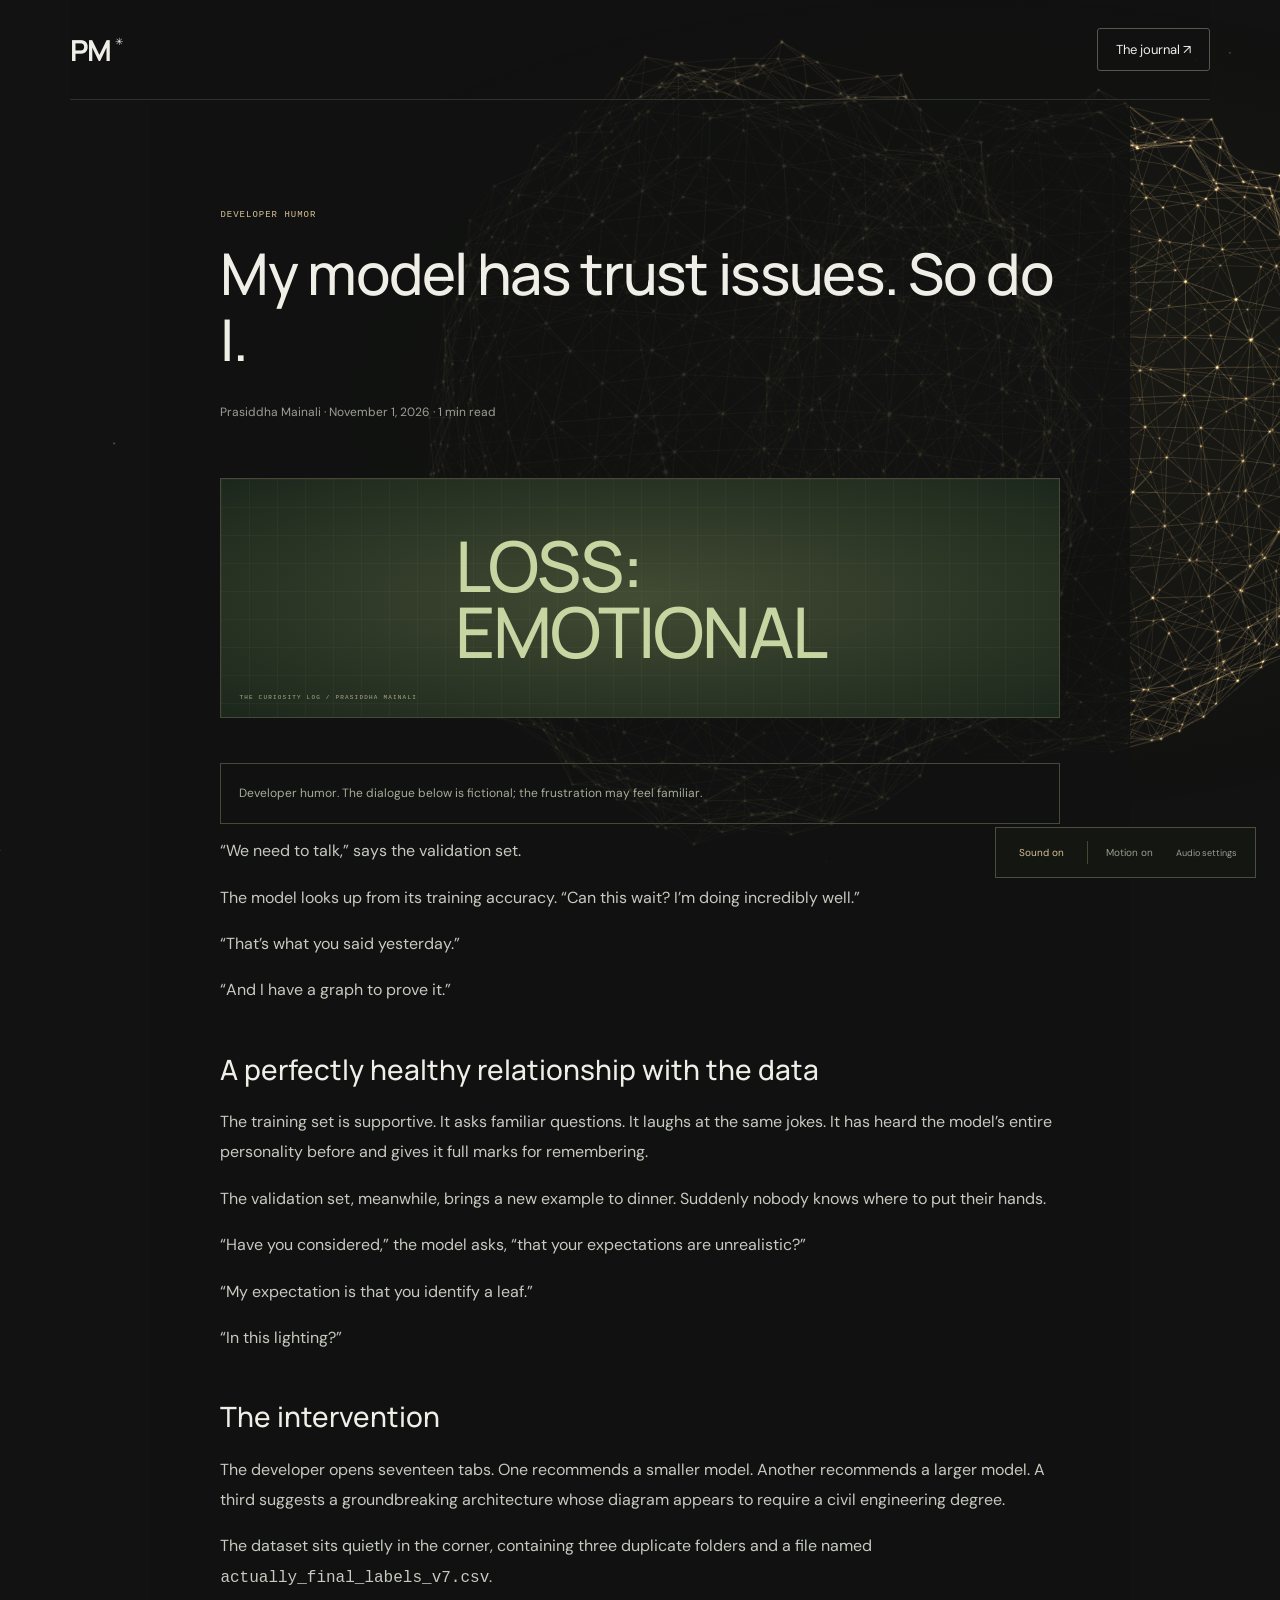
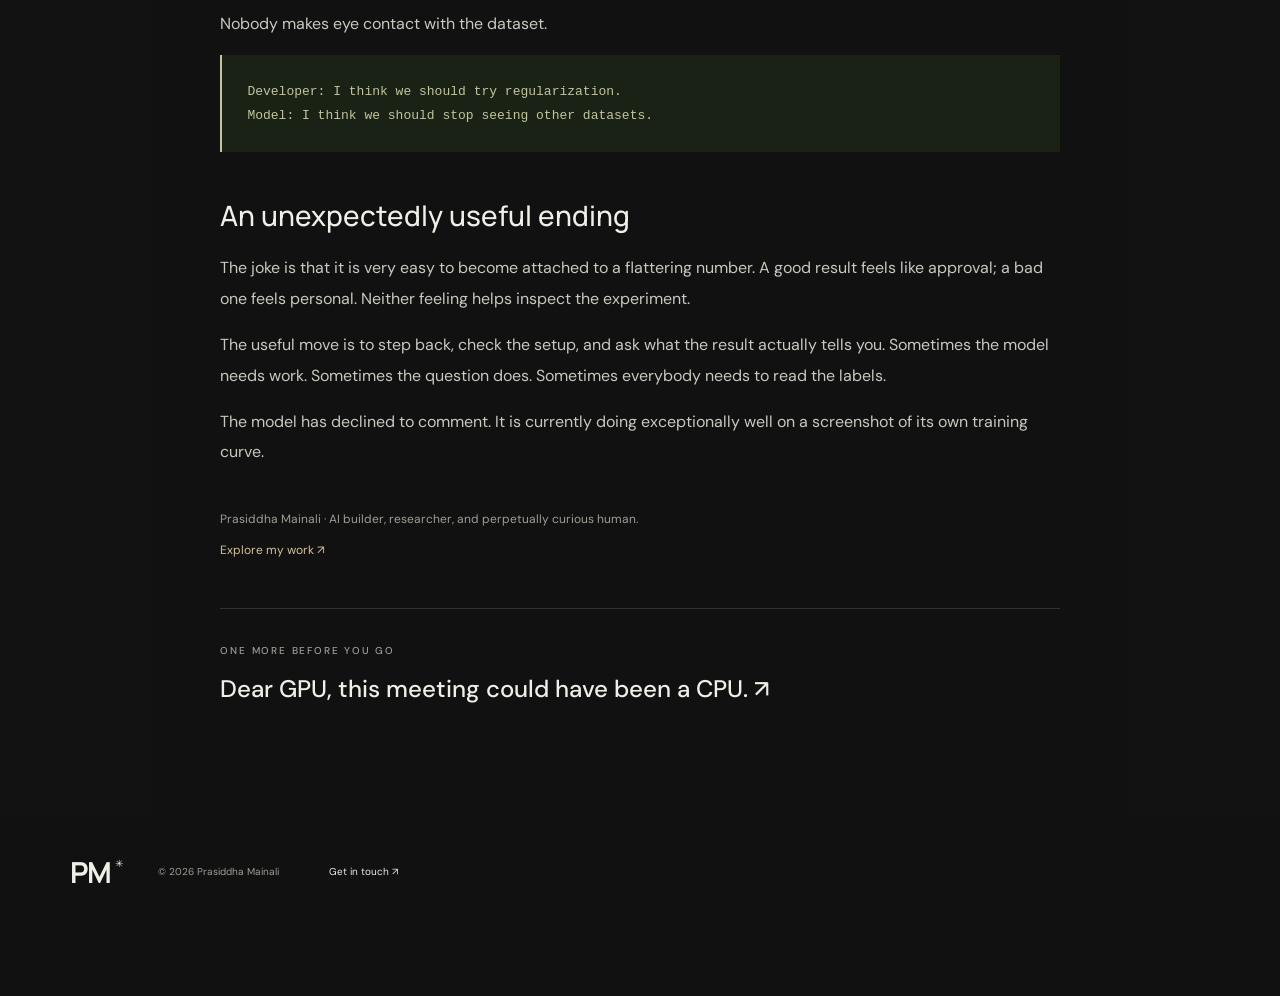
<file: blogs/model-trust-issues.html>
<!doctype html><html lang="en"><head><meta charset="utf-8"><meta name="viewport" content="width=device-width,initial-scale=1"><title>My model has trust issues. So do I. — Prasiddha Mainali</title><meta name="description" content="Ideas, experiments, and developer humor from Prasiddha Mainali."><meta name="theme-color" content="#080b16"><link rel="icon" href="../icon.svg"><link rel="stylesheet" href="../style.css"><link rel="stylesheet" href="../writing.css"><link rel="stylesheet" href="../experience.css"><script src="../scene.js" defer></script><script src="../experience.js" defer></script></head><body><div class="neural-stage" aria-hidden="true"><canvas id="neural-bg"></canvas><div class="scene-fallback" hidden></div></div><a class="skip" href="#main">Skip to content</a><header class="header"><a class="wordmark" href="../index.html" aria-label="Prasiddha Mainali home">PM<span>✳</span></a><a class="contact-nav writing-back" href="../blogs.html">The journal ↗</a></header><div class="reading-track" aria-hidden="true"><div id="reading-progress"></div></div><main id="main" class="section writing article-page"><span class="article-label">DEVELOPER HUMOR</span><h1>My model has trust issues. So do I.</h1><p class="article-meta">Prasiddha Mainali · November 1, 2026 · 1 min read</p><div class="story-art funny article-cover" aria-hidden="true"><span>LOSS:<br>EMOTIONAL</span><small>THE CURIOSITY LOG / PRASIDDHA MAINALI</small></div><article><p class="story-note">Developer humor. The dialogue below is fictional; the frustration may feel familiar.</p><p>“We need to talk,” says the validation set.</p><p>The model looks up from its training accuracy. “Can this wait? I’m doing incredibly well.”</p><p>“That’s what you said yesterday.”</p><p>“And I have a graph to prove it.”</p><h2>A perfectly healthy relationship with the data</h2><p>The training set is supportive. It asks familiar questions. It laughs at the same jokes. It has heard the model’s entire personality before and gives it full marks for remembering.</p><p>The validation set, meanwhile, brings a new example to dinner. Suddenly nobody knows where to put their hands.</p><p>“Have you considered,” the model asks, “that your expectations are unrealistic?”</p><p>“My expectation is that you identify a leaf.”</p><p>“In this lighting?”</p><h2>The intervention</h2><p>The developer opens seventeen tabs. One recommends a smaller model. Another recommends a larger model. A third suggests a groundbreaking architecture whose diagram appears to require a civil engineering degree.</p><p>The dataset sits quietly in the corner, containing three duplicate folders and a file named <code>actually_final_labels_v7.csv</code>.</p><p>Nobody makes eye contact with the dataset.</p><div class="code-joke">Developer: I think we should try regularization.<br>Model: I think we should stop seeing other datasets.</div><h2>An unexpectedly useful ending</h2><p>The joke is that it is very easy to become attached to a flattering number. A good result feels like approval; a bad one feels personal. Neither feeling helps inspect the experiment.</p><p>The useful move is to step back, check the setup, and ask what the result actually tells you. Sometimes the model needs work. Sometimes the question does. Sometimes everybody needs to read the labels.</p><p>The model has declined to comment. It is currently doing exceptionally well on a screenshot of its own training curve.</p></article><aside class="author-note"><p>Prasiddha Mainali · AI builder, researcher, and perpetually curious human.</p><a href="https://github.com/DeV-PrasiddhA" target="_blank" rel="noopener noreferrer">Explore my work ↗</a></aside><a class="next-story" href="dear-gpu.html"><span class="eyebrow muted">ONE MORE BEFORE YOU GO</span><h2>Dear GPU, this meeting could have been a CPU. ↗</h2></a></main><footer><a class="wordmark" href="../index.html">PM<span>✳</span></a><p>© 2026 Prasiddha Mainali</p><a href="mailto:prasiddha.mainali2@gmail.com">Get in touch ↗</a></footer><div class="sound-dock" aria-label="Experience controls"><button data-sound aria-pressed="true">Sound on</button><button data-motion aria-pressed="true">Motion on</button><details><summary>Audio settings</summary><div><span data-track>I · Before the thought</span><span data-sound-status role="status">Sound enabled · starts on your first interaction</span><label>Volume<input data-volume type="range" min="0" max="60" value="35" aria-label="Music volume"></label></div></details></div></body></html>
</file>
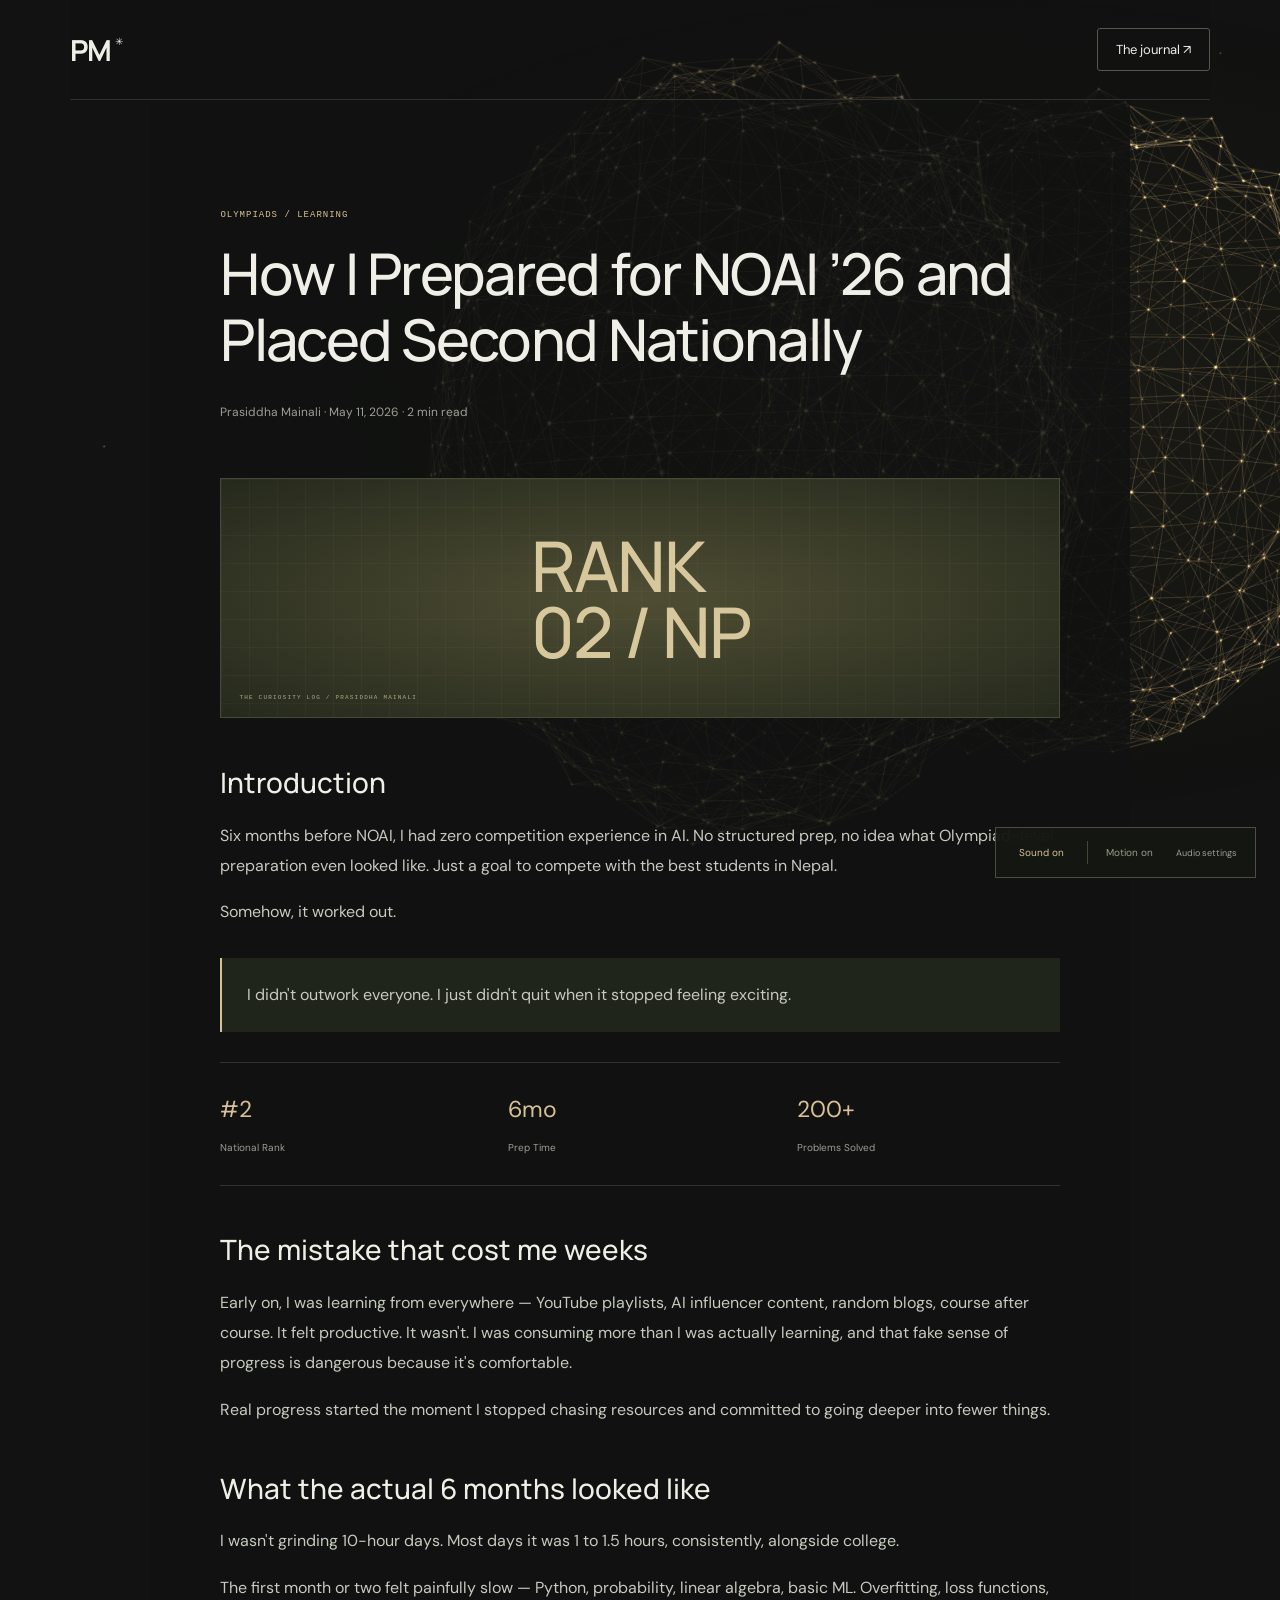
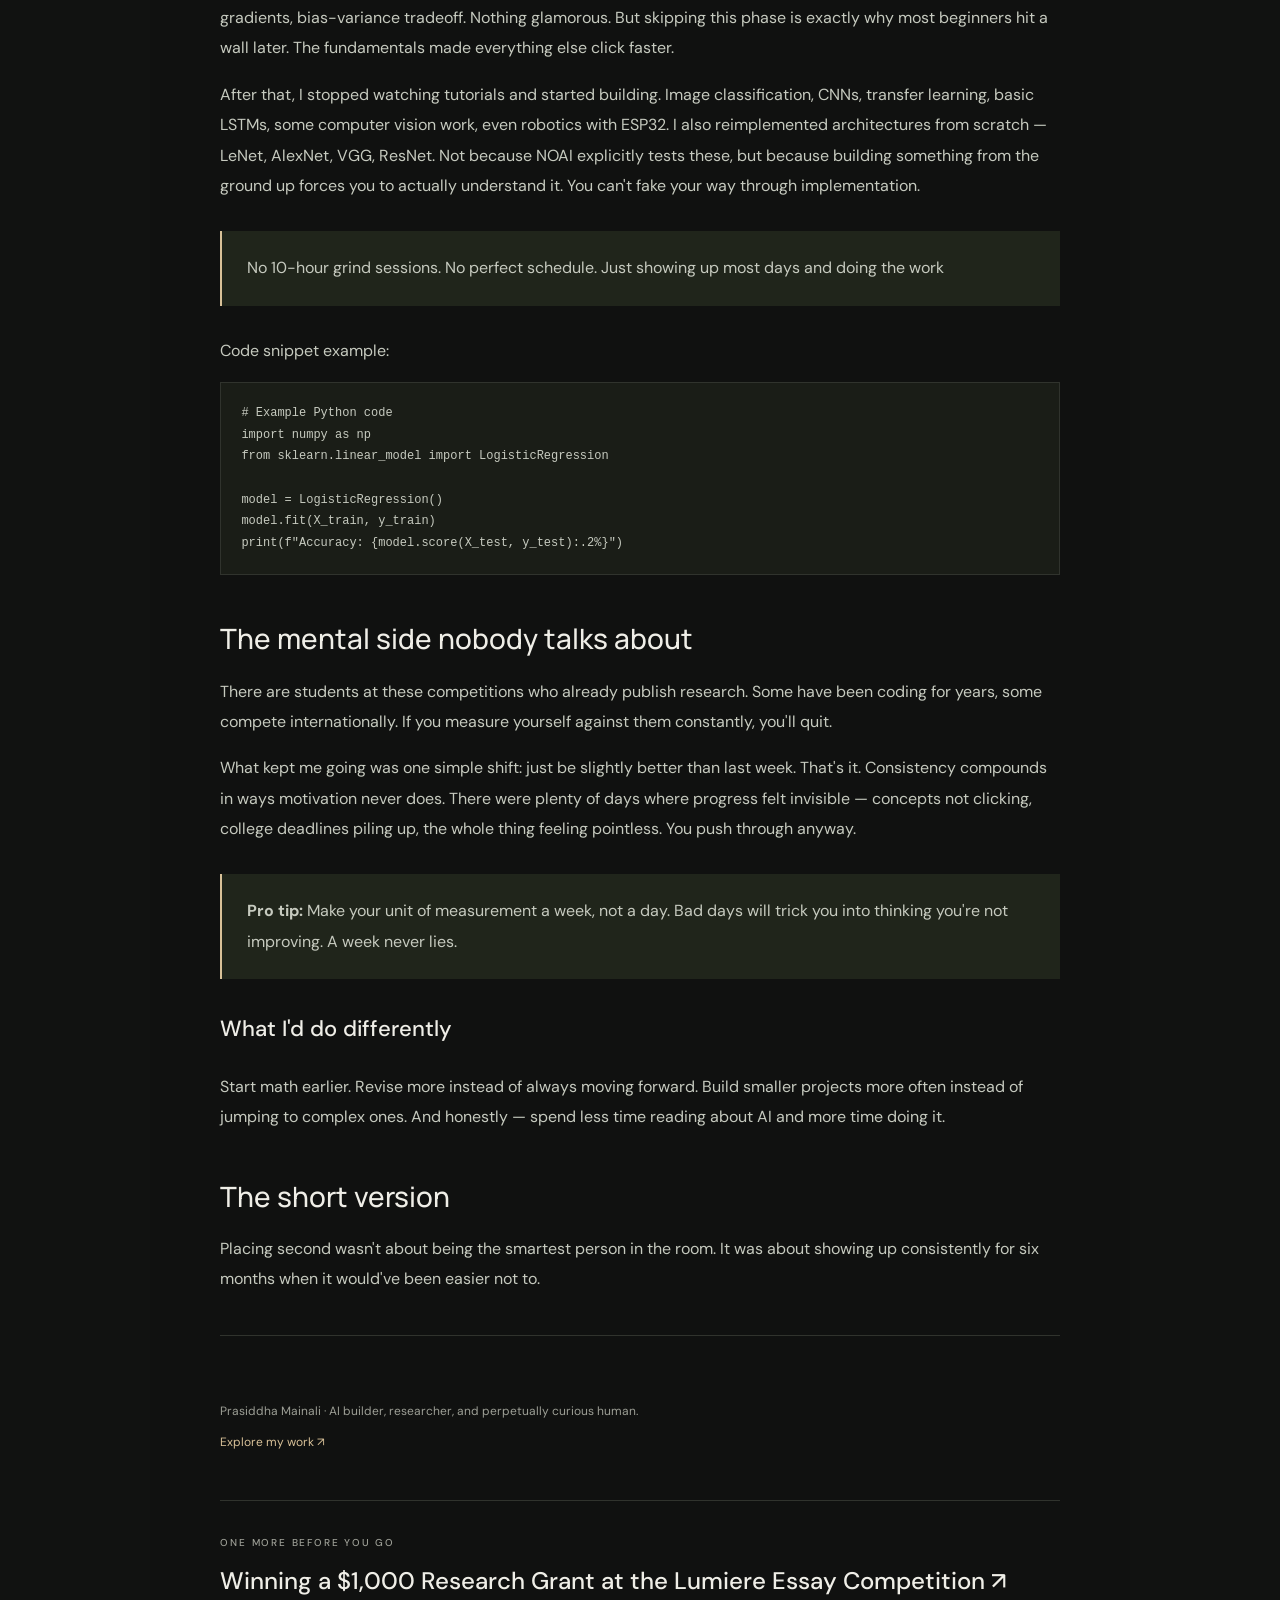
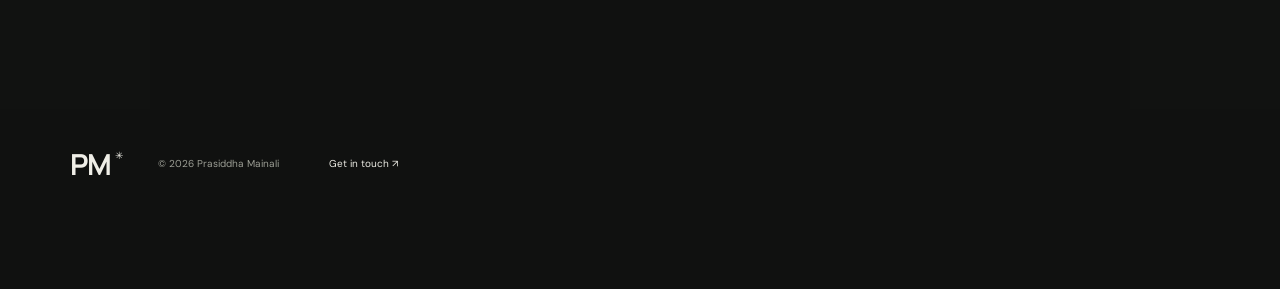
<file: blogs/noai-preparation.html>
<!doctype html><html lang="en"><head><meta charset="utf-8"><meta name="viewport" content="width=device-width,initial-scale=1"><title>How I Prepared for NOAI ’26 and Placed Second Nationally — Prasiddha Mainali</title><meta name="description" content="Ideas, experiments, and developer humor from Prasiddha Mainali."><meta name="theme-color" content="#080b16"><link rel="icon" href="../icon.svg"><link rel="stylesheet" href="../style.css"><link rel="stylesheet" href="../writing.css"><link rel="stylesheet" href="../experience.css"><script src="../scene.js" defer></script><script src="../experience.js" defer></script></head><body><div class="neural-stage" aria-hidden="true"><canvas id="neural-bg"></canvas><div class="scene-fallback" hidden></div></div><a class="skip" href="#main">Skip to content</a><header class="header"><a class="wordmark" href="../index.html" aria-label="Prasiddha Mainali home">PM<span>✳</span></a><a class="contact-nav writing-back" href="../blogs.html">The journal ↗</a></header><div class="reading-track" aria-hidden="true"><div id="reading-progress"></div></div><main id="main" class="section writing article-page"><span class="article-label">OLYMPIADS / LEARNING</span><h1>How I Prepared for NOAI ’26 and Placed Second Nationally</h1><p class="article-meta">Prasiddha Mainali · May 11, 2026 · 2 min read</p><div class="story-art olympiad article-cover" aria-hidden="true"><span>RANK<br>02 / NP</span><small>THE CURIOSITY LOG / PRASIDDHA MAINALI</small></div><article>

    <h2 id="intro">Introduction</h2>
    <p>Six months before NOAI, I had zero competition experience in AI. No structured prep, no idea what Olympiad-level preparation even looked like. Just a goal to compete with the best students in Nepal.</p>
    <p>Somehow, it worked out.</p> 
    <div class="callout info">
      <span class="callout-icon">💡</span>
      <p>I didn't outwork everyone. I just didn't quit when it stopped feeling exciting.</p>
    </div>

    
    <div class="stat-highlight">
      <div class="sh-item">
        <span class="sh-num accent">#2</span>
        <span class="sh-label">National Rank</span>
      </div>
      <div class="sh-item">
        <span class="sh-num teal">6mo</span>
        <span class="sh-label">Prep Time</span>
      </div>
      <div class="sh-item">
        <span class="sh-num amber">200+</span>
        <span class="sh-label">Problems Solved</span>
      </div>
    </div>

    <h2 id="section-2">The mistake that cost me weeks</h2>
     <p>Early on, I was learning from everywhere — YouTube playlists, AI influencer content, random blogs, 
      course after course. It felt productive. It wasn't. I was consuming more than I was actually 
      learning, and that fake sense of progress is dangerous because it's comfortable.</p>
     <p>Real progress started the moment I stopped chasing resources and committed to going deeper into fewer things.</p>
    
    <h2 id="section-3">What the actual 6 months looked like</h2>
    <p>I wasn't grinding 10-hour days. Most days it was 1 to 1.5 hours, consistently, alongside college.</p>
    <p>
      The first month or two felt painfully slow — Python, probability, linear algebra, basic ML. 
      Overfitting, loss functions, gradients, bias-variance tradeoff. Nothing glamorous. But skipping 
      this phase is exactly why most beginners hit a wall later. The fundamentals made everything else 
      click faster.
    </p>
    <p>
      After that, I stopped watching tutorials and started building. Image classification, CNNs, transfer 
      learning, basic LSTMs, some computer vision work, even robotics with ESP32. I also reimplemented 
      architectures from scratch — LeNet, AlexNet, VGG, ResNet. Not because NOAI explicitly tests these, 
      but because building something from the ground up forces you to actually understand it. You can't 
      fake your way through implementation.
    </p>

    <blockquote>
      <p>No 10-hour grind sessions. No perfect schedule. Just showing up most days and doing the work</p>
    </blockquote>

    <p>Code snippet example:</p>
    <pre><code># Example Python code
import numpy as np
from sklearn.linear_model import LogisticRegression

model = LogisticRegression()
model.fit(X_train, y_train)
print(f"Accuracy: {model.score(X_test, y_test):.2%}")</code></pre>

    <h2 id="section-4">The mental side nobody talks about</h2>
    <p>There are students at these competitions who already publish research. Some have been coding for years, some compete internationally. If you measure yourself against them constantly, you'll quit.</p>
    <p>What kept me going was one simple shift: just be slightly better than last week. That's it. 
      Consistency compounds in ways motivation never does. There were plenty of days where progress felt 
      invisible — concepts not clicking, college deadlines piling up, the whole thing feeling pointless.
      You push through anyway.</p>

    <div class="callout tip">
      <span class="callout-icon">✅</span>
      <p><strong>Pro tip:</strong> Make your unit of measurement a week, not a day. Bad days will trick you into thinking you're not improving. A week never lies.</p>
    </div>

    <h3>What I'd do differently</h3>
    <p>
      Start math earlier. Revise more instead of always moving forward. Build smaller projects more often 
      instead of jumping to complex ones. And honestly — spend less time reading about AI and more time 
      doing it.
    </p>

    <h2 id="conclusion">The short version</h2>
    <p>Placing second wasn't about being the smartest person in the room. It was about showing up consistently for 
      six months when it would've been easier not to.</p>
    
    <hr/>


  </article><aside class="author-note"><p>Prasiddha Mainali · AI builder, researcher, and perpetually curious human.</p><a href="https://github.com/DeV-PrasiddhA" target="_blank" rel="noopener noreferrer">Explore my work ↗</a></aside><a class="next-story" href="lumiere-grant.html"><span class="eyebrow muted">ONE MORE BEFORE YOU GO</span><h2>Winning a $1,000 Research Grant at the Lumiere Essay Competition ↗</h2></a></main><footer><a class="wordmark" href="../index.html">PM<span>✳</span></a><p>© 2026 Prasiddha Mainali</p><a href="mailto:prasiddha.mainali2@gmail.com">Get in touch ↗</a></footer><div class="sound-dock" aria-label="Experience controls"><button data-sound aria-pressed="true">Sound on</button><button data-motion aria-pressed="true">Motion on</button><details><summary>Audio settings</summary><div><span data-track>I · Before the thought</span><span data-sound-status role="status">Sound enabled · starts on your first interaction</span><label>Volume<input data-volume type="range" min="0" max="60" value="35" aria-label="Music volume"></label></div></details></div></body></html>
</file>
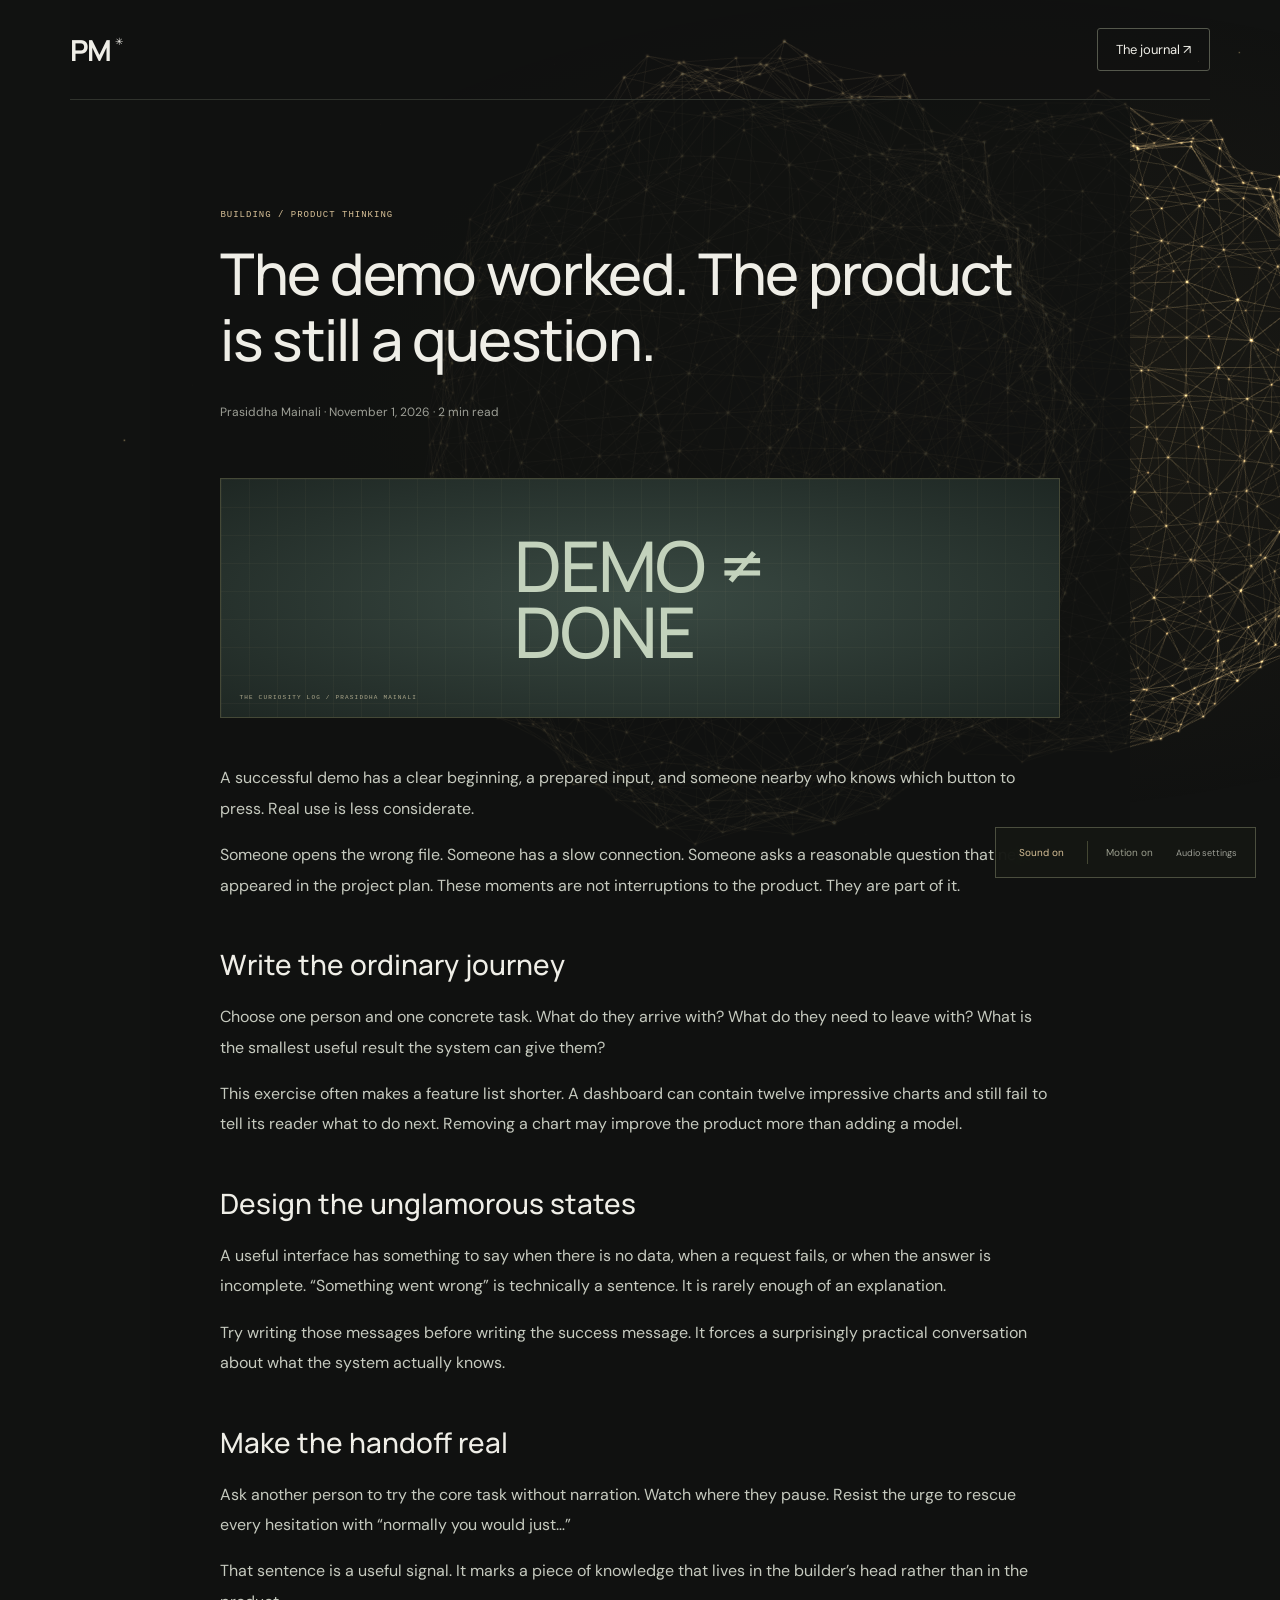
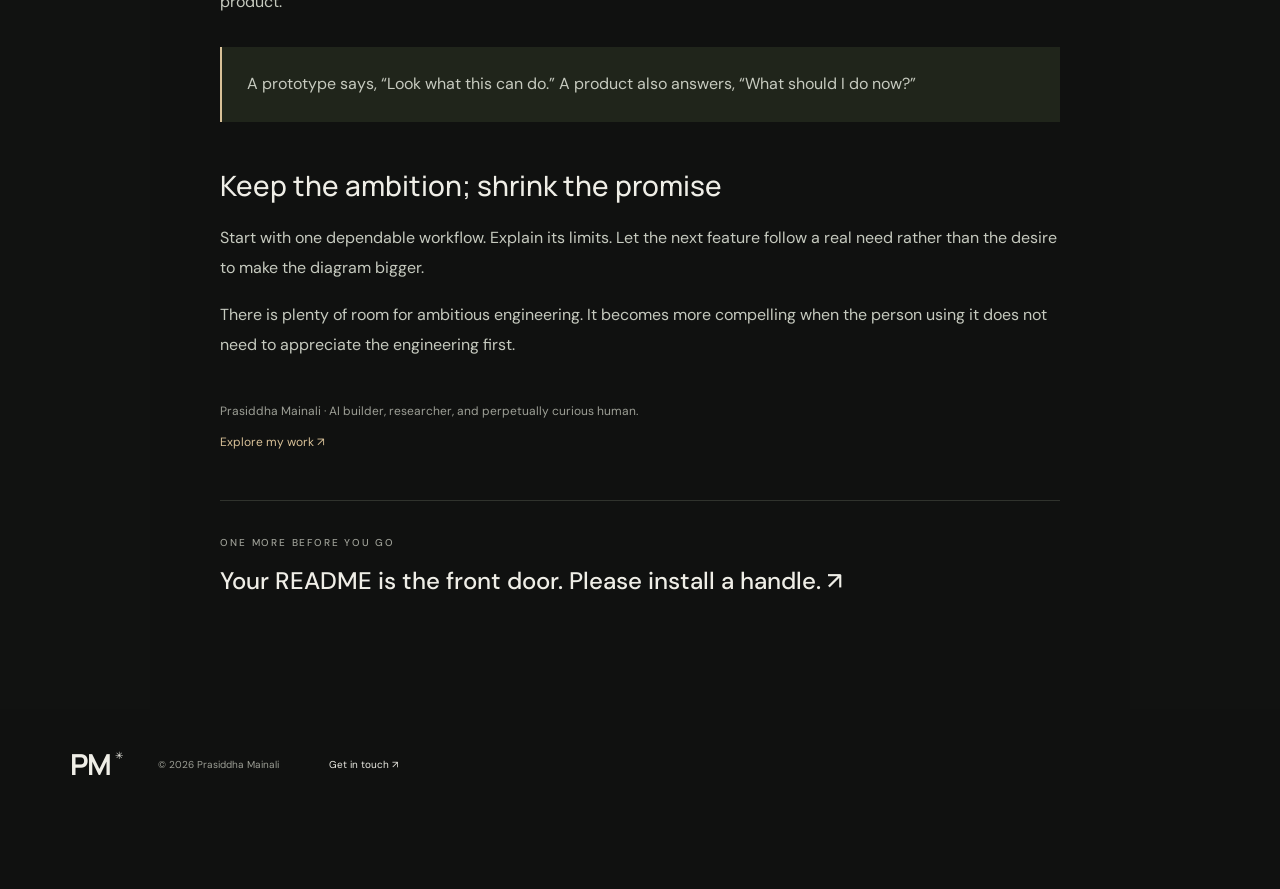
<file: blogs/prototype-to-product.html>
<!doctype html><html lang="en"><head><meta charset="utf-8"><meta name="viewport" content="width=device-width,initial-scale=1"><title>The demo worked. The product is still a question. — Prasiddha Mainali</title><meta name="description" content="Ideas, experiments, and developer humor from Prasiddha Mainali."><meta name="theme-color" content="#080b16"><link rel="icon" href="../icon.svg"><link rel="stylesheet" href="../style.css"><link rel="stylesheet" href="../writing.css"><link rel="stylesheet" href="../experience.css"><script src="../scene.js" defer></script><script src="../experience.js" defer></script></head><body><div class="neural-stage" aria-hidden="true"><canvas id="neural-bg"></canvas><div class="scene-fallback" hidden></div></div><a class="skip" href="#main">Skip to content</a><header class="header"><a class="wordmark" href="../index.html" aria-label="Prasiddha Mainali home">PM<span>✳</span></a><a class="contact-nav writing-back" href="../blogs.html">The journal ↗</a></header><div class="reading-track" aria-hidden="true"><div id="reading-progress"></div></div><main id="main" class="section writing article-page"><span class="article-label">BUILDING / PRODUCT THINKING</span><h1>The demo worked. The product is still a question.</h1><p class="article-meta">Prasiddha Mainali · November 1, 2026 · 2 min read</p><div class="story-art build article-cover" aria-hidden="true"><span>DEMO ≠<br>DONE</span><small>THE CURIOSITY LOG / PRASIDDHA MAINALI</small></div><article><p>A successful demo has a clear beginning, a prepared input, and someone nearby who knows which button to press. Real use is less considerate.</p><p>Someone opens the wrong file. Someone has a slow connection. Someone asks a reasonable question that never appeared in the project plan. These moments are not interruptions to the product. They are part of it.</p><h2>Write the ordinary journey</h2><p>Choose one person and one concrete task. What do they arrive with? What do they need to leave with? What is the smallest useful result the system can give them?</p><p>This exercise often makes a feature list shorter. A dashboard can contain twelve impressive charts and still fail to tell its reader what to do next. Removing a chart may improve the product more than adding a model.</p><h2>Design the unglamorous states</h2><p>A useful interface has something to say when there is no data, when a request fails, or when the answer is incomplete. “Something went wrong” is technically a sentence. It is rarely enough of an explanation.</p><p>Try writing those messages before writing the success message. It forces a surprisingly practical conversation about what the system actually knows.</p><h2>Make the handoff real</h2><p>Ask another person to try the core task without narration. Watch where they pause. Resist the urge to rescue every hesitation with “normally you would just…”</p><p>That sentence is a useful signal. It marks a piece of knowledge that lives in the builder’s head rather than in the product.</p><blockquote><p>A prototype says, “Look what this can do.” A product also answers, “What should I do now?”</p></blockquote><h2>Keep the ambition; shrink the promise</h2><p>Start with one dependable workflow. Explain its limits. Let the next feature follow a real need rather than the desire to make the diagram bigger.</p><p>There is plenty of room for ambitious engineering. It becomes more compelling when the person using it does not need to appreciate the engineering first.</p></article><aside class="author-note"><p>Prasiddha Mainali · AI builder, researcher, and perpetually curious human.</p><a href="https://github.com/DeV-PrasiddhA" target="_blank" rel="noopener noreferrer">Explore my work ↗</a></aside><a class="next-story" href="readme-is-an-interface.html"><span class="eyebrow muted">ONE MORE BEFORE YOU GO</span><h2>Your README is the front door. Please install a handle. ↗</h2></a></main><footer><a class="wordmark" href="../index.html">PM<span>✳</span></a><p>© 2026 Prasiddha Mainali</p><a href="mailto:prasiddha.mainali2@gmail.com">Get in touch ↗</a></footer><div class="sound-dock" aria-label="Experience controls"><button data-sound aria-pressed="true">Sound on</button><button data-motion aria-pressed="true">Motion on</button><details><summary>Audio settings</summary><div><span data-track>I · Before the thought</span><span data-sound-status role="status">Sound enabled · starts on your first interaction</span><label>Volume<input data-volume type="range" min="0" max="60" value="35" aria-label="Music volume"></label></div></details></div></body></html>
</file>
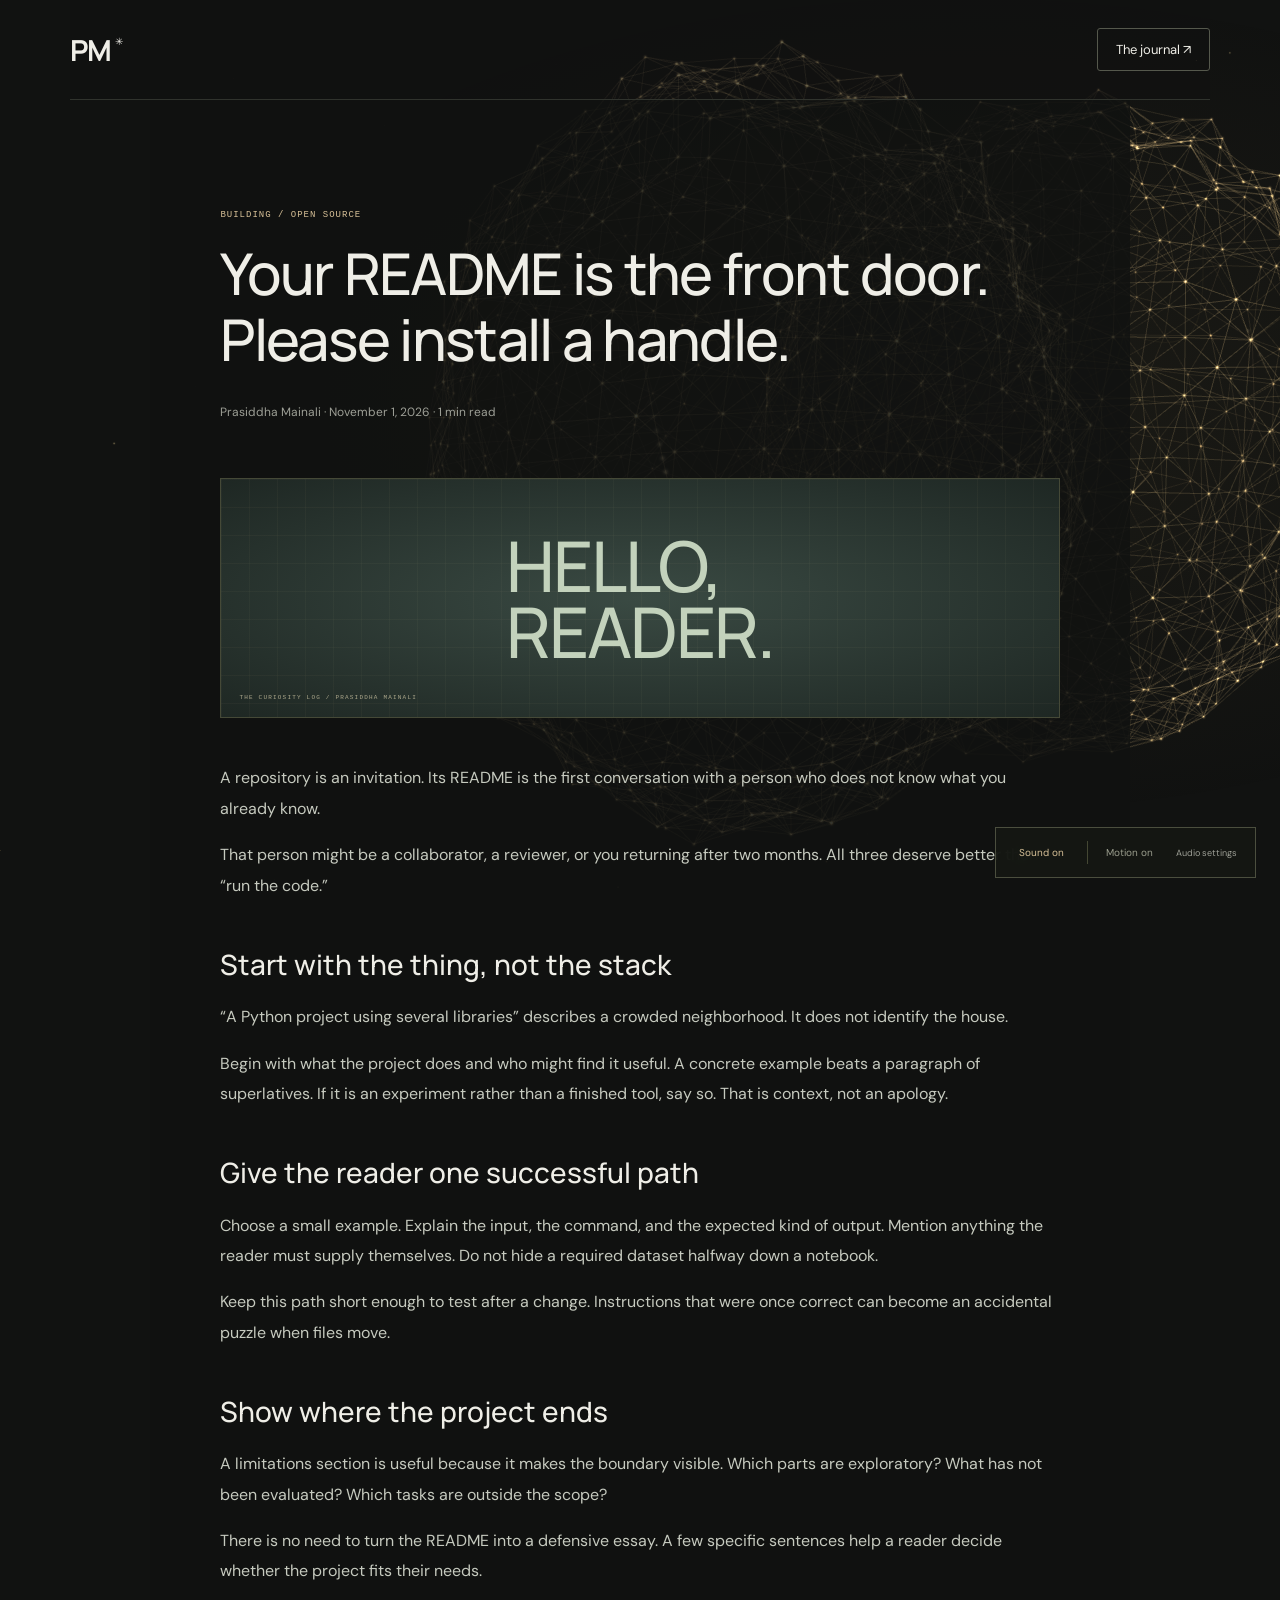
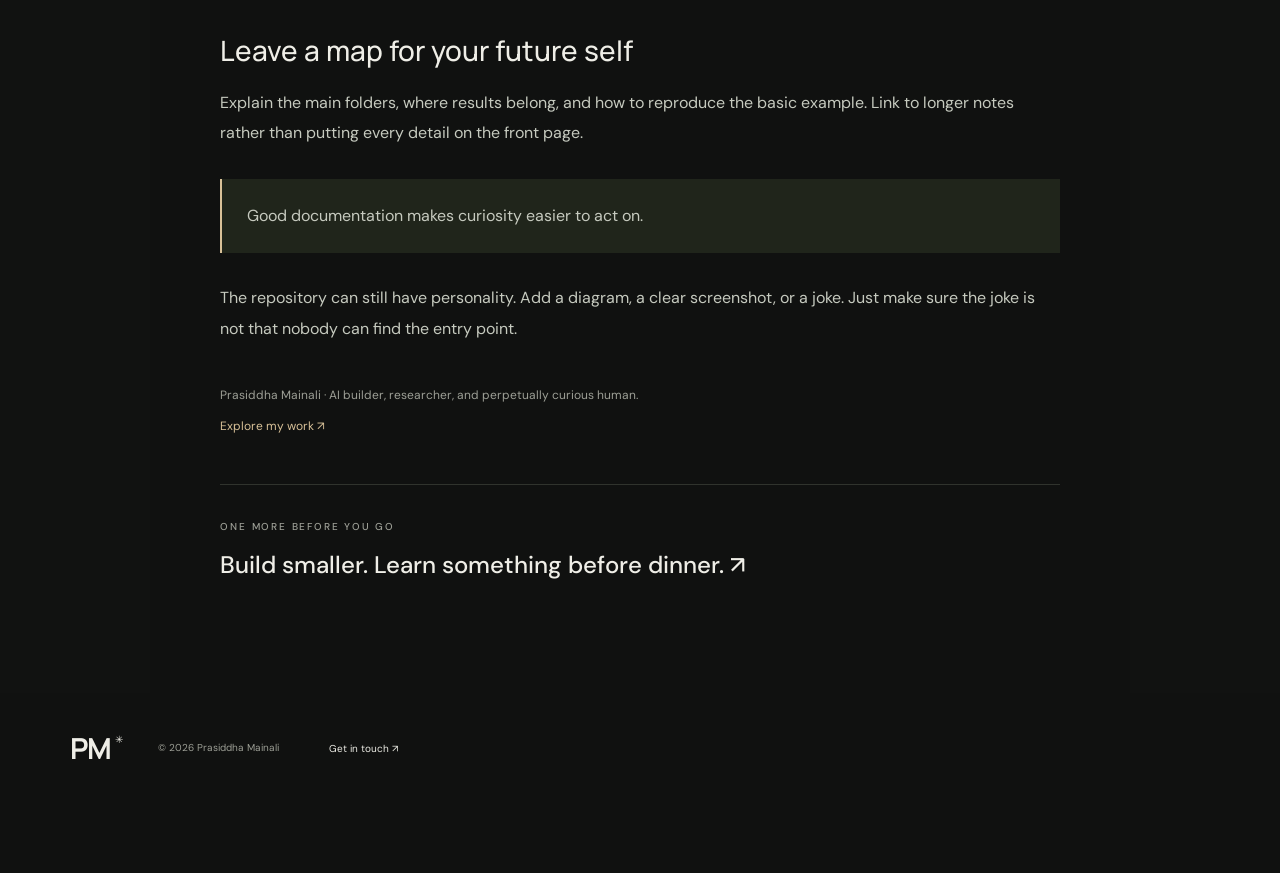
<file: blogs/readme-is-an-interface.html>
<!doctype html><html lang="en"><head><meta charset="utf-8"><meta name="viewport" content="width=device-width,initial-scale=1"><title>Your README is the front door. Please install a handle. — Prasiddha Mainali</title><meta name="description" content="Ideas, experiments, and developer humor from Prasiddha Mainali."><meta name="theme-color" content="#080b16"><link rel="icon" href="../icon.svg"><link rel="stylesheet" href="../style.css"><link rel="stylesheet" href="../writing.css"><link rel="stylesheet" href="../experience.css"><script src="../scene.js" defer></script><script src="../experience.js" defer></script></head><body><div class="neural-stage" aria-hidden="true"><canvas id="neural-bg"></canvas><div class="scene-fallback" hidden></div></div><a class="skip" href="#main">Skip to content</a><header class="header"><a class="wordmark" href="../index.html" aria-label="Prasiddha Mainali home">PM<span>✳</span></a><a class="contact-nav writing-back" href="../blogs.html">The journal ↗</a></header><div class="reading-track" aria-hidden="true"><div id="reading-progress"></div></div><main id="main" class="section writing article-page"><span class="article-label">BUILDING / OPEN SOURCE</span><h1>Your README is the front door. Please install a handle.</h1><p class="article-meta">Prasiddha Mainali · November 1, 2026 · 1 min read</p><div class="story-art build article-cover" aria-hidden="true"><span>HELLO,<br>READER.</span><small>THE CURIOSITY LOG / PRASIDDHA MAINALI</small></div><article><p>A repository is an invitation. Its README is the first conversation with a person who does not know what you already know.</p><p>That person might be a collaborator, a reviewer, or you returning after two months. All three deserve better than “run the code.”</p><h2>Start with the thing, not the stack</h2><p>“A Python project using several libraries” describes a crowded neighborhood. It does not identify the house.</p><p>Begin with what the project does and who might find it useful. A concrete example beats a paragraph of superlatives. If it is an experiment rather than a finished tool, say so. That is context, not an apology.</p><h2>Give the reader one successful path</h2><p>Choose a small example. Explain the input, the command, and the expected kind of output. Mention anything the reader must supply themselves. Do not hide a required dataset halfway down a notebook.</p><p>Keep this path short enough to test after a change. Instructions that were once correct can become an accidental puzzle when files move.</p><h2>Show where the project ends</h2><p>A limitations section is useful because it makes the boundary visible. Which parts are exploratory? What has not been evaluated? Which tasks are outside the scope?</p><p>There is no need to turn the README into a defensive essay. A few specific sentences help a reader decide whether the project fits their needs.</p><h2>Leave a map for your future self</h2><p>Explain the main folders, where results belong, and how to reproduce the basic example. Link to longer notes rather than putting every detail on the front page.</p><blockquote><p>Good documentation makes curiosity easier to act on.</p></blockquote><p>The repository can still have personality. Add a diagram, a clear screenshot, or a joke. Just make sure the joke is not that nobody can find the entry point.</p></article><aside class="author-note"><p>Prasiddha Mainali · AI builder, researcher, and perpetually curious human.</p><a href="https://github.com/DeV-PrasiddhA" target="_blank" rel="noopener noreferrer">Explore my work ↗</a></aside><a class="next-story" href="small-experiments.html"><span class="eyebrow muted">ONE MORE BEFORE YOU GO</span><h2>Build smaller. Learn something before dinner. ↗</h2></a></main><footer><a class="wordmark" href="../index.html">PM<span>✳</span></a><p>© 2026 Prasiddha Mainali</p><a href="mailto:prasiddha.mainali2@gmail.com">Get in touch ↗</a></footer><div class="sound-dock" aria-label="Experience controls"><button data-sound aria-pressed="true">Sound on</button><button data-motion aria-pressed="true">Motion on</button><details><summary>Audio settings</summary><div><span data-track>I · Before the thought</span><span data-sound-status role="status">Sound enabled · starts on your first interaction</span><label>Volume<input data-volume type="range" min="0" max="60" value="35" aria-label="Music volume"></label></div></details></div></body></html>
</file>
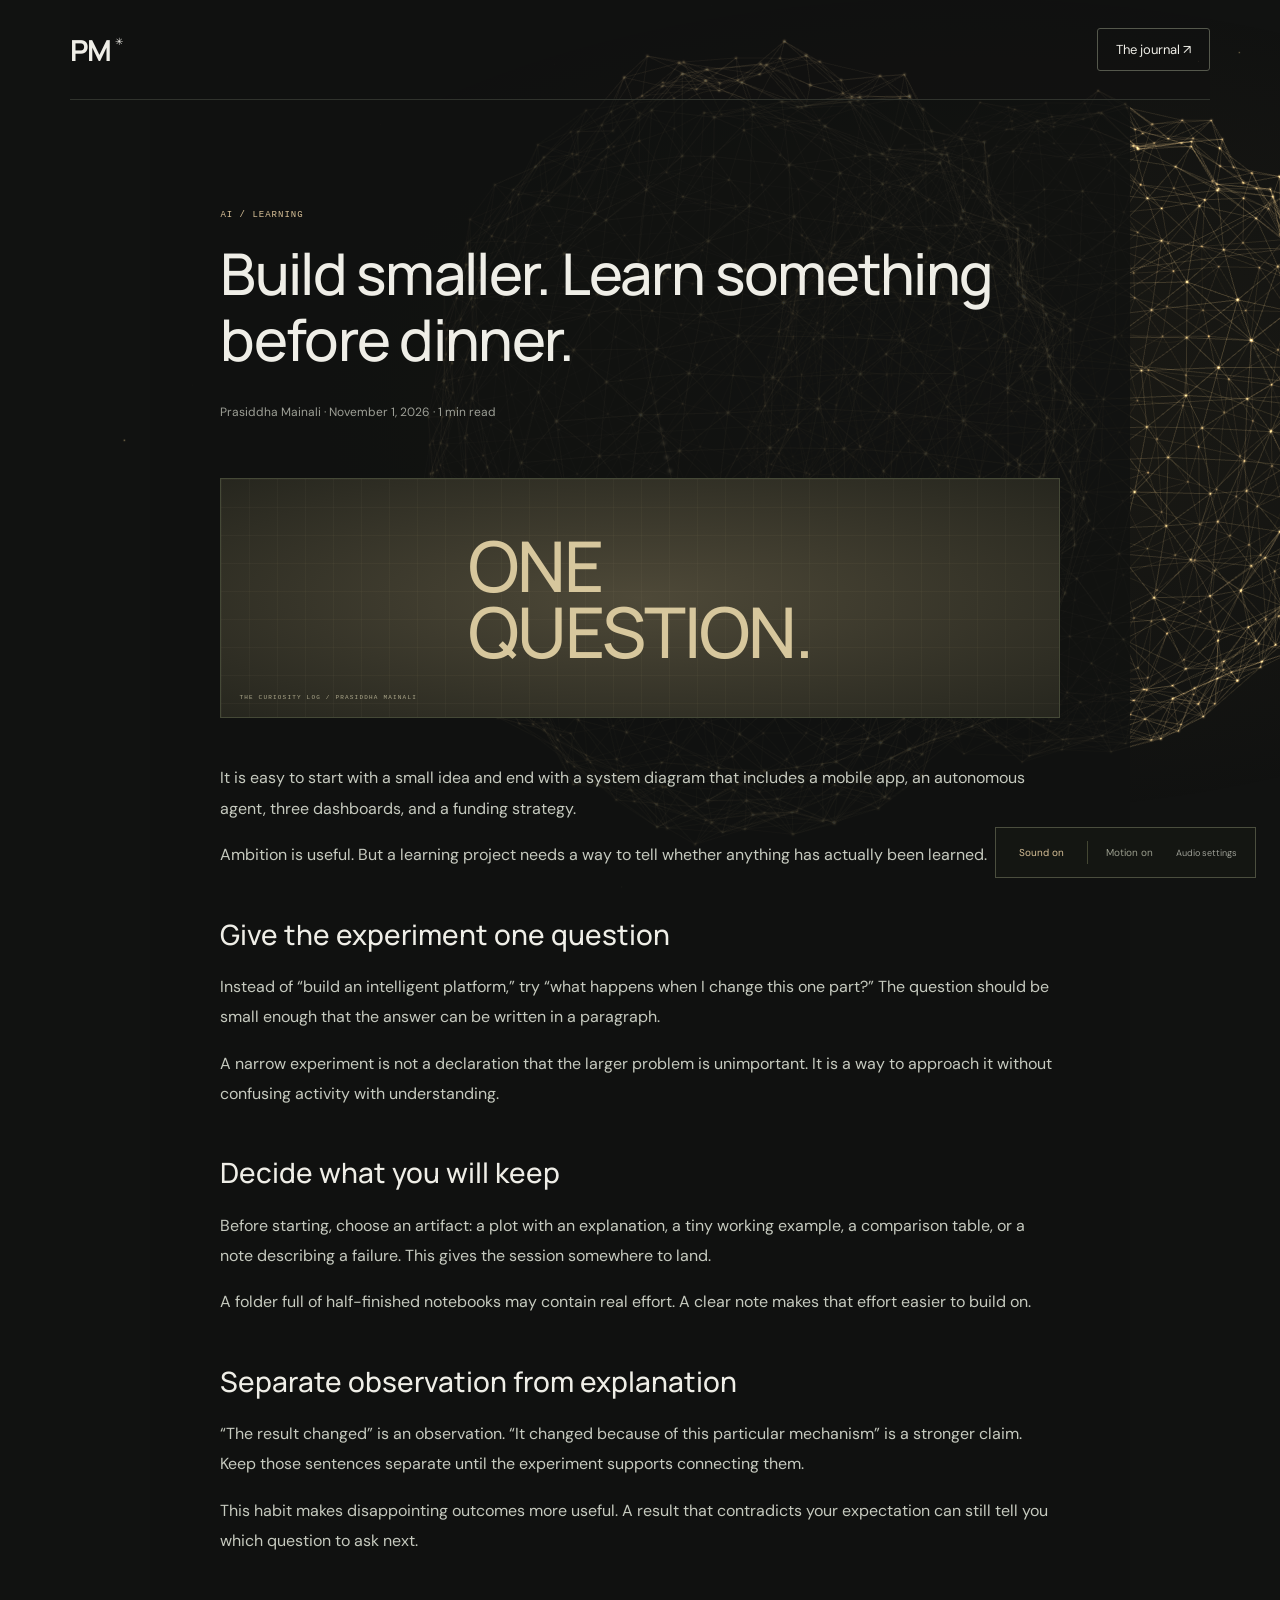
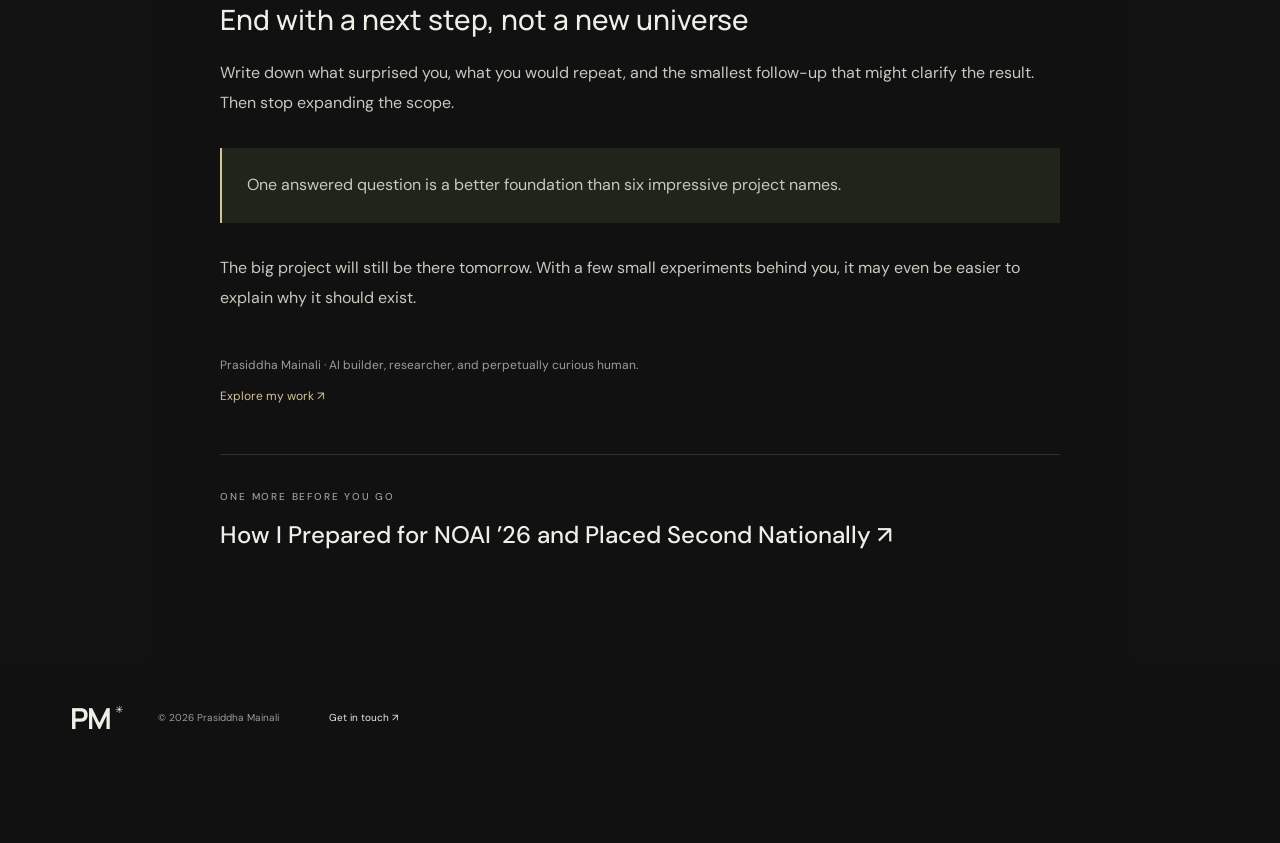
<file: blogs/small-experiments.html>
<!doctype html><html lang="en"><head><meta charset="utf-8"><meta name="viewport" content="width=device-width,initial-scale=1"><title>Build smaller. Learn something before dinner. — Prasiddha Mainali</title><meta name="description" content="Ideas, experiments, and developer humor from Prasiddha Mainali."><meta name="theme-color" content="#080b16"><link rel="icon" href="../icon.svg"><link rel="stylesheet" href="../style.css"><link rel="stylesheet" href="../writing.css"><link rel="stylesheet" href="../experience.css"><script src="../scene.js" defer></script><script src="../experience.js" defer></script></head><body><div class="neural-stage" aria-hidden="true"><canvas id="neural-bg"></canvas><div class="scene-fallback" hidden></div></div><a class="skip" href="#main">Skip to content</a><header class="header"><a class="wordmark" href="../index.html" aria-label="Prasiddha Mainali home">PM<span>✳</span></a><a class="contact-nav writing-back" href="../blogs.html">The journal ↗</a></header><div class="reading-track" aria-hidden="true"><div id="reading-progress"></div></div><main id="main" class="section writing article-page"><span class="article-label">AI / LEARNING</span><h1>Build smaller. Learn something before dinner.</h1><p class="article-meta">Prasiddha Mainali · November 1, 2026 · 1 min read</p><div class="story-art ai article-cover" aria-hidden="true"><span>ONE<br>QUESTION.</span><small>THE CURIOSITY LOG / PRASIDDHA MAINALI</small></div><article><p>It is easy to start with a small idea and end with a system diagram that includes a mobile app, an autonomous agent, three dashboards, and a funding strategy.</p><p>Ambition is useful. But a learning project needs a way to tell whether anything has actually been learned.</p><h2>Give the experiment one question</h2><p>Instead of “build an intelligent platform,” try “what happens when I change this one part?” The question should be small enough that the answer can be written in a paragraph.</p><p>A narrow experiment is not a declaration that the larger problem is unimportant. It is a way to approach it without confusing activity with understanding.</p><h2>Decide what you will keep</h2><p>Before starting, choose an artifact: a plot with an explanation, a tiny working example, a comparison table, or a note describing a failure. This gives the session somewhere to land.</p><p>A folder full of half-finished notebooks may contain real effort. A clear note makes that effort easier to build on.</p><h2>Separate observation from explanation</h2><p>“The result changed” is an observation. “It changed because of this particular mechanism” is a stronger claim. Keep those sentences separate until the experiment supports connecting them.</p><p>This habit makes disappointing outcomes more useful. A result that contradicts your expectation can still tell you which question to ask next.</p><h2>End with a next step, not a new universe</h2><p>Write down what surprised you, what you would repeat, and the smallest follow-up that might clarify the result. Then stop expanding the scope.</p><blockquote><p>One answered question is a better foundation than six impressive project names.</p></blockquote><p>The big project will still be there tomorrow. With a few small experiments behind you, it may even be easier to explain why it should exist.</p></article><aside class="author-note"><p>Prasiddha Mainali · AI builder, researcher, and perpetually curious human.</p><a href="https://github.com/DeV-PrasiddhA" target="_blank" rel="noopener noreferrer">Explore my work ↗</a></aside><a class="next-story" href="noai-preparation.html"><span class="eyebrow muted">ONE MORE BEFORE YOU GO</span><h2>How I Prepared for NOAI ’26 and Placed Second Nationally ↗</h2></a></main><footer><a class="wordmark" href="../index.html">PM<span>✳</span></a><p>© 2026 Prasiddha Mainali</p><a href="mailto:prasiddha.mainali2@gmail.com">Get in touch ↗</a></footer><div class="sound-dock" aria-label="Experience controls"><button data-sound aria-pressed="true">Sound on</button><button data-motion aria-pressed="true">Motion on</button><details><summary>Audio settings</summary><div><span data-track>I · Before the thought</span><span data-sound-status role="status">Sound enabled · starts on your first interaction</span><label>Volume<input data-volume type="range" min="0" max="60" value="35" aria-label="Music volume"></label></div></details></div></body></html>
</file>
<file: style.css>
@import url('https://fonts.googleapis.com/css2?family=DM+Sans:wght@400;450;500;550;600;700&family=Manrope:wght@400;500;600;700;800&display=swap');
:root{--bg:#111211;--surface:#171916;--ink:#efeee7;--muted:#9d9f96;--gold:#d8c198;--line:#30332d;--sans:'DM Sans',Arial,sans-serif;--display:'Manrope',Arial,sans-serif}*{box-sizing:border-box}html{scroll-behavior:smooth;scroll-padding-top:100px}body{margin:0;background:var(--bg);color:var(--ink);font-family:var(--sans);font-size:15px;-webkit-font-smoothing:antialiased}::selection{background:var(--gold);color:var(--bg)}a{color:inherit;text-decoration:none}button{font:inherit;cursor:pointer;color:inherit}button,a{-webkit-tap-highlight-color:transparent}button:focus-visible,a:focus-visible{outline:2px solid var(--gold);outline-offset:6px}button{border:0}p{line-height:1.75}h1,h2,h3,p{margin-top:0}h1,h2,h3{font-weight:500}em{font-family:Georgia,'Times New Roman',serif;font-weight:400;color:var(--gold)}.header{height:100px;display:flex;align-items:center;margin:0 5.5%;border-bottom:1px solid var(--line);gap:40px;position:relative;z-index:3}.wordmark{font:700 29px var(--display);letter-spacing:-2px}.wordmark span{font:10px var(--sans);letter-spacing:0;vertical-align:top;margin-left:5px;position:relative;top:5px}nav{display:flex;gap:35px;margin:auto;font-size:13px;color:#c2c4ba}nav a:hover,.text-link:hover,.socials a:hover{color:var(--gold)}.contact-nav{font-size:13px;border:1px solid #55584c;padding:12px 18px;border-radius:3px}.contact-nav span{margin-left:25px;color:var(--gold)}.menu{display:none}.hero{min-height:740px;height:calc(100svh - 100px);max-height:940px;position:relative;padding:42px 5.5% 30px;overflow:hidden}.hero-top,.hero-bottom{display:flex;align-items:center;justify-content:space-between;position:relative;z-index:2}.eyebrow{font-size:10px;font-weight:500;letter-spacing:1.8px;line-height:1.6}.eyebrow i{display:inline-block;width:5px;height:5px;background:var(--gold);border-radius:50%;margin-right:10px;vertical-align:2px;box-shadow:0 0 12px #d8c19860}.muted,.coordinate{color:var(--muted)}.coordinate{font-size:9px;letter-spacing:1.5px}.hero-copy{position:relative;z-index:2;pointer-events:none;margin-top:88px;max-width:650px}.hero-copy a{pointer-events:auto}.hero-copy .eyebrow{margin-bottom:24px}h1{font-family:var(--display);font-size:clamp(64px,6.8vw,114px);line-height:1.08;letter-spacing:-6px;margin-bottom:29px}h1 em{letter-spacing:-5px}.intro{font-size:15px;line-height:1.85;color:#b1b4a9;margin-bottom:34px}.button{display:inline-flex;align-items:center;justify-content:space-between;gap:45px;padding:17px 22px;border-radius:2px;font-size:12px;font-weight:600;transition:background .2s,transform .2s}.gold{background:var(--gold);color:#20231e}.button:hover{background:#ead8b5;transform:translateY(-2px)}.button span{font-size:18px}.sculpture{position:absolute;right:-2%;top:18px;width:62%;height:88%;isolation:isolate}.sculpture:before{content:'';position:absolute;inset:10%;z-index:-1;background:radial-gradient(ellipse,#a99b5b0b,transparent 65%)}canvas{width:100%;height:100%;display:block;touch-action:pan-y;cursor:grab}canvas:active{cursor:grabbing}.sculpture-label{position:absolute;left:27%;right:17%;bottom:24px;display:flex;gap:20px;justify-content:space-between;font-size:8px;letter-spacing:1.2px;color:#9b9c8d}.motion-toggle{position:absolute;bottom:-4px;right:17%;font-size:9px;color:#9b9c8d;background:none;text-decoration:underline;text-underline-offset:4px;padding:7px}.hero-bottom{position:absolute;bottom:30px;left:5.5%;right:5.5%;font-size:8px;letter-spacing:1.7px;color:var(--muted)}.hero-bottom a span{margin-left:20px;color:var(--gold);font-size:17px}.recognition{border-top:1px solid var(--line);border-bottom:1px solid var(--line);margin:0 5.5%;padding:36px 0;display:grid;grid-template-columns:1fr 2fr 1fr;align-items:center;gap:35px}.recognition-label .eyebrow{color:var(--muted);font-size:8px}.recognition-label p{font-size:20px;line-height:1.35;margin:9px 0 0}.honor{display:flex;gap:27px;align-items:center;border-left:1px solid var(--line);padding-left:40px}.award-symbol{font-size:58px;color:var(--gold);font-family:Georgia}.honor .eyebrow{font-size:8px;color:var(--gold)}.honor h2{font-family:var(--display);font-size:26px;letter-spacing:-1px;margin:8px 0}.honor p,.national p{font-size:11px;color:var(--muted);margin:0}.national{border-left:1px solid var(--line);padding-left:40px}.rank{font:500 50px var(--display);letter-spacing:-2px}.rank span{font:10px var(--sans);color:var(--gold);letter-spacing:1px}.section{padding:110px 5.5%}.section-heading{display:flex;justify-content:space-between;align-items:end;gap:30px;margin-bottom:45px}.section-heading .eyebrow{margin-bottom:20px}.section-heading h2,.about h2{font:500 clamp(36px,4vw,58px)/1.14 var(--display);letter-spacing:-2px;margin-bottom:0}.section-heading h2 em,.about h2 em{font-family:Georgia,serif}.section-heading>p{font-size:13px;color:var(--muted);margin-bottom:4px}.projects{display:grid;grid-template-columns:1fr 1fr;gap:46px 30px}.project{text-align:left;background:none;padding:0;display:block;min-width:0}.project-art{height:330px;overflow:hidden;position:relative;background:#242b25;border:1px solid #3b4232;transition:border-color .3s}.project:hover .project-art{border-color:#b4a274}.project-art:after{content:'';position:absolute;inset:0;pointer-events:none;background:radial-gradient(ellipse,transparent 30%,#0003)}.art-grid{position:absolute;inset:0;opacity:.22;background-image:linear-gradient(#9d9e7920 1px,transparent 1px),linear-gradient(90deg,#9d9e7920 1px,transparent 1px);background-size:35px 35px}.art-corner,.art-caption,.concept{position:absolute;z-index:1;left:24px;font-size:8px;letter-spacing:1.5px;color:#c4c8ac}.art-corner{top:22px}.art-caption{bottom:22px}.concept{left:auto;right:20px;bottom:23px;font-size:6px;opacity:.7}.rover{position:absolute;inset:0;width:100%;height:100%;transition:transform .6s}.project:hover .rover{transform:translateY(-5px) scale(1.03)}.art-nidaan{background:#252a2a;border-color:#3f4845}.scan{width:190px;height:190px;position:absolute;left:50%;top:50%;transform:translate(-50%,-50%)}.scan-ring{position:absolute;inset:0;border:1px solid #adb9a94a;border-radius:50%;box-shadow:0 0 35px #c4cfab0a,inset 0 0 30px #c4cfab0a}.scan-ring:before,.scan-ring:after{content:'';position:absolute;inset:-25px;border:1px dashed #adb9a930;border-radius:50%}.scan-ring:after{inset:12px;border-style:solid}.scan-ring.inner{inset:30px;border-color:#b8c4ab88}.scan-cross{position:absolute;left:50%;top:28%;transform:translateX(-50%);font-size:50px;font-weight:400;color:#cfddc3;line-height:1}.scan-label{position:absolute;top:59%;text-align:center;width:100%;font:14px var(--display);letter-spacing:5px;color:#cfddc3}.scan-label small{font:6px var(--sans);letter-spacing:2px;display:block;margin-top:12px}.art-econ{background:#2a2922;border-color:#444237}.chart{width:100%;height:100%;padding:30px}.art-anvaya{background:#283022}.terrain{position:absolute;width:65%;height:70%;top:14%;left:17%;transform:perspective(500px) rotateX(53deg) rotateZ(-26deg)}.terrain i{position:absolute;inset:0;border:1px solid #9fa87c70;border-radius:47% 40% 60% 33%;transform:translateY(-5px)}.terrain i:nth-child(2){inset:15px;transform:translateY(-13px)}.terrain i:nth-child(3){inset:30px;transform:translateY(-23px)}.terrain i:nth-child(4){inset:45px;transform:translateY(-33px)}.terrain i:nth-child(5){inset:60px;transform:translateY(-43px)}.terrain i:nth-child(6){inset:75px;transform:translateY(-53px)}.terrain i:nth-child(7){inset:90px;transform:translateY(-63px)}.terrain-node{position:absolute;width:6px;height:6px;border-radius:50%;background:#d0d8a9;box-shadow:0 0 0 7px #bccd9430,0 0 30px #d0d8a9}.n1{top:38%;left:43%}.n2{top:60%;left:68%}.n3{top:66%;left:32%}.project-info{display:flex;justify-content:space-between;align-items:center;padding:24px 0 0}.project-info .eyebrow{font-size:8px;letter-spacing:1.4px;color:var(--muted);margin-bottom:8px}.project-info h3{font:500 25px var(--display);letter-spacing:-.7px;margin:0 0 7px}.project-info p:last-child{color:var(--muted);font-size:12px;margin:0}.project-arrow{width:40px;height:40px;border:1px solid #44473c;border-radius:50%;display:grid;place-items:center;font-size:20px;transition:background .3s}.project:hover .project-arrow{background:var(--gold);color:var(--bg)}.text-link{display:table;margin:45px auto 0;font-size:12px;border-bottom:1px solid #666a57;padding-bottom:10px}.text-link span{margin-left:35px}.about{background:#191b17;display:grid;grid-template-columns:1fr 1fr;gap:10%}.about-title .eyebrow{margin-bottom:30px}.about h2{font-size:64px}.about-signature{font:italic 32px Georgia;color:var(--gold);display:block;margin-top:38px;transform:rotate(-6deg);transform-origin:left}.about-copy>p{color:#a9aea0;font-size:14px;line-height:1.9}.about-copy .large-copy{color:#dedfd5;font-size:23px;line-height:1.6;margin-bottom:24px}.skills{display:grid;grid-template-columns:1fr 1fr;gap:20px;border-top:1px solid #363b2f;margin-top:30px;padding-top:28px}.skills .eyebrow{font-size:8px;color:var(--gold)}.skills p{font-size:11px;color:#a9aea0;line-height:2;margin-top:10px}.timeline article{display:grid;grid-template-columns:25% 1fr 10%;padding:34px 0;border-top:1px solid var(--line);gap:25px}.period{font-size:9px;letter-spacing:1px;color:var(--muted);padding-top:5px}.timeline h3{font-size:22px;letter-spacing:-.5px;margin:0 0 6px}.timeline .org{font-size:12px;color:var(--gold);margin-bottom:14px}.timeline p:last-child{color:var(--muted);font-size:13px;max-width:610px;margin-bottom:0}.timeline-index{text-align:right;font:italic 27px Georgia;color:#6f735f}.awards{padding-top:0}.award-list>div{display:grid;grid-template-columns:25% 1.2fr 1fr 20px;gap:20px;align-items:center;border-top:1px solid var(--line);padding:26px 0}.award-list>div:last-child{border-bottom:1px solid var(--line)}.award-list span{font-size:8px;letter-spacing:1.1px;color:var(--muted)}.award-list h3{font-size:17px;margin:0}.award-list p{font-size:11px;color:var(--muted);margin:0}.award-list b{font-weight:400;color:var(--gold)}.contact{background:#20231c;padding-top:80px;padding-bottom:75px}.contact>.eyebrow{font-size:9px;color:#c4c8b8;margin-bottom:35px}.contact h2{font:500 clamp(48px,6.8vw,96px)/1.08 var(--display);letter-spacing:-4px;margin-bottom:40px}.contact h2 em{font-family:Georgia}.contact-bottom{display:flex;align-items:center;gap:25px;flex-wrap:wrap}.email{font-size:clamp(17px,2vw,27px);letter-spacing:-.5px;border-bottom:1px solid #747760;padding-bottom:12px}.email span{margin-left:30px;color:var(--gold)}.copy{background:transparent;color:#b7bca9;border:1px solid #525843;padding:10px 14px;border-radius:3px;font-size:10px}.copy:hover{border-color:var(--gold)}#copy-status{font-size:11px;color:var(--gold)}.socials{display:flex;gap:30px;font-size:11px;margin-top:35px;color:#c4c8b8}footer{display:flex;align-items:center;padding:35px 5.5%;gap:35px}footer p{font-size:10px;color:var(--muted);margin:0}footer>span{font-size:8px;letter-spacing:1px;color:#767d6b;margin-left:auto}footer>a:last-child{font-size:10px;margin-left:15px}.skip{position:fixed;left:20px;top:-100px;background:var(--gold);color:#111;padding:15px;z-index:10}.skip:focus{top:15px}dialog{width:min(640px,90vw);max-height:85svh;overflow:auto;background:#1c2019;color:var(--ink);border:1px solid #61674e;padding:55px 45px;box-shadow:0 40px 150px #0008}dialog::backdrop{background:#080b08c9;backdrop-filter:blur(8px)}.dialog-close{display:block;margin:-30px -20px 30px auto;background:none;color:var(--muted);font-size:12px;padding:10px}dialog .eyebrow{color:var(--gold)}dialog h2{font:500 45px var(--display);letter-spacing:-2px;margin-bottom:22px}dialog h3{font-size:15px;margin-top:30px}dialog p,dialog li{font-size:14px;color:#bdc2b2;line-height:1.8}dialog li{padding-bottom:10px}dialog ul{padding-left:18px}.dialog-tags{border-top:1px solid #414735;padding-top:20px;font-size:12px!important}
@media(min-width:1600px){.hero-copy{margin-top:110px}.project-art{height:410px}}@media(max-width:1000px){h1{font-size:76px}.hero{min-height:700px}.sculpture{right:-10%;width:70%;opacity:.85}.hero-copy{margin-top:90px}.hero-copy h1{font-size:76px}.recognition{grid-template-columns:.8fr 1.8fr 1fr;gap:20px}.honor,.national{padding-left:20px}.honor{gap:15px}.award-symbol{font-size:40px}.honor h2{font-size:20px}.project-art{height:270px}.about{gap:6%}.about h2{font-size:50px}.award-list>div{grid-template-columns:20% 1.3fr 1fr 15px}.award-list h3{font-size:15px}footer>span{display:none}footer>a:last-child{margin-left:auto}}
@media(max-width:700px){html{scroll-padding-top:30px}.header{height:78px;margin:0 6%;gap:20px}.wordmark{font-size:26px}.contact-nav{margin-left:auto;font-size:11px;padding:10px}.contact-nav span{margin-left:10px}.menu{display:block;background:none;font-size:11px;padding:10px 0}.header nav{display:none;position:absolute;top:77px;left:-7%;right:-7%;background:#1c2019;border-bottom:1px solid #414735;padding:25px;flex-direction:column;gap:24px}.header nav.open{display:flex}.hero{height:auto;min-height:0;padding:30px 6% 25px;display:flex;flex-direction:column}.coordinate{display:none}.hero-top .eyebrow{font-size:9px}.hero-copy{margin-top:44px;max-width:100%}.hero-copy>.eyebrow{font-size:8px;margin-bottom:18px}.hero-copy h1{font-size:clamp(49px,11.8vw,80px);letter-spacing:-3px;margin-bottom:23px}.hero-copy h1 em{letter-spacing:-2px}.intro{font-size:13px;margin-bottom:24px}.button{padding:15px 20px;font-size:11px}.sculpture{position:relative;top:auto;right:auto;width:calc(100% + 12%);height:360px;margin:-20px -6% 10px;opacity:1;z-index:0}.sculpture-label{left:12%;right:12%;bottom:20px;font-size:7px}.motion-toggle{right:12%;bottom:-7px;font-size:8px}.hero-bottom{position:relative;left:auto;right:auto;bottom:auto;margin-top:30px;font-size:6px;letter-spacing:1px}.hero-bottom a span{margin-left:8px}.recognition{margin:0 6%;padding:25px 0;grid-template-columns:1fr 95px;gap:20px}.recognition-label{display:none}.honor{border:0;padding:0;gap:13px}.honor .eyebrow{font-size:6px;letter-spacing:1px}.honor h2{font-size:17px;letter-spacing:-.5px}.honor p{font-size:9px}.award-symbol{font-size:34px}.national{padding-left:17px}.rank{font-size:35px}.rank span{font-size:7px}.national p{font-size:8px}.section{padding:70px 6%}.section-heading{display:block;margin-bottom:30px}.section-heading>p{font-size:12px;margin-top:20px}.section-heading h2{font-size:39px;letter-spacing:-1.8px}.eyebrow{font-size:8px}.projects{grid-template-columns:1fr;gap:35px}.project-art{height:290px}.project-info{padding-top:18px}.project-info h3{font-size:24px}.project-info .eyebrow{font-size:7px}.about{grid-template-columns:1fr;gap:35px}.about h2{font-size:50px}.about h2 br:nth-child(2){display:none}.about-signature{margin-top:25px}.about-copy .large-copy{font-size:21px}.about-copy>p{font-size:13px}.timeline article{grid-template-columns:1fr 30px;gap:12px;padding:25px 0}.period{grid-column:1/-1;font-size:8px}.timeline h3{font-size:19px}.timeline .org{font-size:11px}.timeline p:last-child{font-size:12px}.timeline-index{font-size:21px}.awards{padding-top:0}.award-list>div{grid-template-columns:1fr 15px;gap:10px;padding:22px 0}.award-list span{grid-column:1/-1;font-size:7px}.award-list h3{font-size:17px}.award-list p{grid-row:3;font-size:11px}.award-list b{grid-column:2;grid-row:2}.contact h2{font-size:49px;letter-spacing:-2.5px}.contact>.eyebrow{font-size:7px;letter-spacing:1px}.email{font-size:16px}.email span{margin-left:15px}.contact-bottom{gap:15px}.contact{padding-top:60px;padding-bottom:50px}.socials{gap:25px}footer{flex-wrap:wrap;gap:22px;padding:25px 6%}footer p{font-size:8px}footer>a:last-child{font-size:9px}dialog{padding:45px 26px}dialog h2{font-size:35px}.dialog-close{margin:-25px -10px 25px auto}dialog p,dialog li{font-size:13px}}
@media(prefers-reduced-motion:reduce){html{scroll-behavior:auto}*,*:before,*:after{animation:none!important;transition:none!important}}
</file>
<file: experience.css>
/* The original charcoal, ivory and muted-gold design, with a shared 3D backdrop. */
:root{--bg:#111211;--surface:#171916;--ink:#efeee7;--muted:#9d9f96;--gold:#d8c198;--line:#30332d}body{background:var(--bg);isolation:isolate}.neural-stage{position:fixed;inset:0;z-index:-1;pointer-events:none;background:radial-gradient(ellipse at 75% 45%,#b2945010,transparent 60%)}#neural-bg{width:100%;height:100%;display:block}.scene-fallback{position:absolute;right:5%;top:15%;width:50vw;height:65vh;border-radius:47%;border:1px solid #b79e6970;background:repeating-radial-gradient(ellipse at 40% 50%,transparent 0 20px,#d8c19824 21px 22px,transparent 23px 40px);transform:rotate(-20deg);box-shadow:inset 0 0 80px #b2994915}.header{background:#111211a8}.hero{background:linear-gradient(90deg,#111211db,transparent 75%)}.hero-copy{max-width:650px}.hero h1:focus{outline:none}.hero-actions{display:flex;align-items:center;gap:25px}.hero-secondary{font-size:12px;border-bottom:1px solid #77745f;padding:10px 0}.hero-study{position:absolute;right:6%;bottom:16%;border-top:1px solid #8c7b524f;padding-top:14px;font:8px/1.8 monospace;letter-spacing:2px;color:#b5a585;max-width:230px}.hero-study span{display:block;color:#8b8e82;font-size:7px}.recognition{background:#111211b8}.work,.journey,.awards{background:#111211b2}.about{background:#191b17eb}.contact{background:#20231ce8}footer{background:#111211ed;padding-bottom:105px}.section-heading h2 em{font-family:Georgia,serif}.sound-dock{position:fixed;right:24px;bottom:22px;z-index:15;padding:13px 18px;background:#151713ed;border:1px solid #4b4e3e;backdrop-filter:blur(16px);display:flex;gap:18px;align-items:center;max-width:calc(100vw - 32px)}[data-sound],[data-motion],.replay{border:0;background:transparent;color:var(--gold);font:10px var(--sans);padding:5px;white-space:nowrap}.sound-dock [data-motion]{color:#9b9e8e;border-left:1px solid #444733;padding-left:18px}.sound-dock details{position:relative;font-size:9px;color:var(--muted)}.sound-dock summary{cursor:pointer;list-style:none}.sound-dock details>div{position:absolute;bottom:40px;right:-18px;padding:22px;width:250px;background:#1a1d15;border:1px solid #4b4e3e;box-shadow:0 10px 35px #0006}.sound-dock input{width:100%;accent-color:var(--gold);margin-top:15px}.sound-dock label{display:block;font-size:10px}.sound-dock [data-sound-status]{font-size:10px;line-height:1.7;display:block;margin:8px 0}.sr-only{position:absolute;width:1px;height:1px;overflow:hidden;clip-path:inset(50%)}.intro-open{overflow:hidden}.intro-open>header,.intro-open>main,.intro-open>footer,.intro-open>.sound-dock{visibility:hidden}#entrance{position:fixed;inset:0;width:100vw;max-width:none;height:100dvh;max-height:none;margin:0;padding:35px 5.5% 28px;background:transparent;color:var(--ink);border:0;box-shadow:none;overflow:auto}#entrance::backdrop{background:linear-gradient(90deg,#111211c9 0%,#11121126 60%,transparent)}.entrance-top,.entrance-bottom{display:flex;align-items:center;justify-content:space-between;gap:25px}.entrance-top .wordmark{font-size:30px}.entrance-tools{display:flex;gap:25px;align-items:center}.entrance-tools button{background:transparent;color:#bfc0b0;font-size:11px;padding:10px 0}.entrance-tools [data-sound]{color:var(--gold)}.entrance-copy{position:relative;max-width:700px;margin:clamp(90px,14vh,165px) 0 70px}.entrance-copy>.eyebrow{color:#a4aa97;font-size:9px;letter-spacing:2.2px;margin-bottom:32px}.entrance-copy h2{font:500 clamp(58px,6.7vw,104px)/1.05 var(--display);letter-spacing:-5px;margin:0 0 32px}.entrance-copy h2 em{font-family:Georgia,serif;letter-spacing:-4px}.entrance-description{color:#b2b5a4;font-size:14px;line-height:1.9;max-width:340px;margin-bottom:32px}.entrance-actions{display:flex;gap:24px;align-items:center;flex-wrap:wrap}.entrance-actions .button{padding:18px 24px}.entrance-actions .audio-unlock{background:none;border-bottom:1px solid #77765b;color:var(--gold);padding:10px 0;font-size:11px}body[data-audio=playing] .audio-unlock,body[data-audio=muted] .audio-unlock{display:none}.entrance-bottom{border-top:1px solid #66624645;padding-top:22px;font:8px/1.7 monospace;letter-spacing:1.3px;color:#a2a68f}.entrance-bottom>div{display:flex;flex-direction:column;gap:3px}.entrance-bottom [data-sound-status]{max-width:250px;color:#b6a887;letter-spacing:.5px}.entrance-annotation{position:absolute;right:6%;top:43%;text-align:right;font:8px/2 monospace;letter-spacing:2px;color:#c9ba965e;pointer-events:none}.entrance-annotation b{font-weight:400;color:#b1a077}.entrance-bottom [data-motion]{font-size:9px}.journal{background:#1a1c16e8;border-block:1px solid #36392b}.journal .section-heading{align-items:center}.journal-intro{font-size:13px;color:var(--muted);max-width:350px}.journal-badge{font:8px monospace;letter-spacing:1px;color:#b8ab8d}.journal-grid{display:grid;grid-template-columns:repeat(3,1fr);gap:25px}.story{min-width:0;display:flex;flex-direction:column;border:1px solid #3b3e30;background:#171a14;transition:transform .25s,border-color .25s}.story:hover{transform:translateY(-4px);border-color:#9e8b61}.story-art{height:205px;display:flex;align-items:center;justify-content:center;position:relative;overflow:hidden;background:radial-gradient(ellipse,#4d4b34,#24291e);border-bottom:1px solid #464735;color:#d7c79d}.story-art:before{content:'';position:absolute;inset:0;background-image:linear-gradient(#d3c4930a 1px,transparent 1px),linear-gradient(90deg,#d3c4930a 1px,transparent 1px);background-size:28px 28px}.story-art span{font:500 50px/.95 var(--display);letter-spacing:-2px;position:relative;z-index:1}.story-art small{position:absolute;bottom:16px;left:18px;font:6px monospace;letter-spacing:1.2px;color:#ada88c}.story-art.funny{background:radial-gradient(ellipse,#424b33,#1c271c);color:#c7d5a3}.story-art.ai{background:radial-gradient(ellipse,#4e4938,#26261e)}.story-art.build{background:radial-gradient(ellipse,#3a4a43,#1e2723);color:#c3d2bc}.story-art.research{background:radial-gradient(ellipse,#4d4134,#29231c)}.story-art.olympiad{background:radial-gradient(ellipse,#4f4e34,#25291c)}.story-copy{padding:25px;display:flex;flex:1;flex-direction:column}.story-copy .eyebrow{font-size:8px;color:#b5ad93;margin-bottom:14px}.story-copy h3{font:500 22px/1.35 var(--display);letter-spacing:-.7px;margin:0 0 15px}.story-copy p{font-size:12px;color:#a5ab9a;line-height:1.8;margin-bottom:22px}.story-foot{font:8px monospace;letter-spacing:.5px;color:#c5b68d;display:flex;justify-content:space-between;margin-top:auto}.journal-bottom{display:flex;justify-content:space-between;align-items:center;gap:25px;margin-top:35px}.journal-bottom p{font-size:11px;color:#8f9782;margin:0}.journal-bottom .text-link{margin:0}.all-stories{display:grid;grid-template-columns:repeat(3,1fr);gap:25px}.story[hidden]{display:none}.filter-bar{display:flex;gap:10px;flex-wrap:wrap;margin:35px 0 28px}.filter-bar button{border:1px solid #4b503d;background:#191d15;border-radius:2px;padding:11px 20px;font-size:11px;color:#b9bda9}.filter-bar button[aria-pressed=true]{background:var(--gold);color:#151910;border-color:var(--gold)}.writing{max-width:1400px;background:#111211d9}.article-page{max-width:980px}.article-page h1{outline:none}.article-label{font:9px monospace;letter-spacing:1px;color:var(--gold);display:block;margin-bottom:20px}.article-cover{height:240px;margin:35px 0 45px;border:1px solid #454937}.article-cover span{font-size:70px}.article-page article a{color:var(--gold);text-decoration:underline;text-underline-offset:3px}.article-page article li{margin-bottom:12px}.story-note{border:1px solid #454937;padding:18px;font-size:12px!important;color:#a6ad98}.code-joke{font:13px/1.8 monospace;white-space:pre-wrap;background:#1a2115;padding:25px;border-left:2px solid #c0c69a;color:#c0c69a}.reading-track{position:fixed;top:0;left:0;right:0;height:2px;z-index:20}#reading-progress{height:100%;width:0;background:var(--gold)}
@media(max-width:1050px){.entrance-copy{max-width:600px}.entrance-copy h2{font-size:76px}.entrance-annotation{display:none}.journal-grid,.all-stories{grid-template-columns:1fr 1fr}.journal-grid .story:first-child{grid-column:1/-1;display:grid;grid-template-columns:1fr 1fr}.journal-grid .story:first-child .story-art{height:100%;min-height:250px}.hero-study{right:6%;font-size:7px;max-width:190px}}
@media(max-width:700px){.header{background:#111211e0}.hero{padding-bottom:34px;background:linear-gradient(#11121130,#111211e0 80%);min-height:710px}.hero-copy{margin-top:80px}.hero h1{font-size:clamp(49px,12vw,80px)}.hero-study{position:relative;right:auto;bottom:auto;margin:40px 0 0 auto;text-align:right;max-width:200px}.hero-bottom{margin-top:auto;padding-top:35px}.neural-stage{opacity:.76}.intro-open .neural-stage{opacity:1}.hero-actions{gap:20px}.hero-secondary{font-size:10px}.sound-dock{bottom:12px;right:12px;padding:10px 12px;gap:10px}.sound-dock [data-motion]{padding-left:10px;font-size:9px}.sound-dock [data-sound]{font-size:9px}.sound-dock details{font-size:8px}#entrance{padding:24px 6%;background:linear-gradient(transparent,#1112114d 32%,#111211e8 70%)}#entrance::backdrop{background:transparent}.entrance-top .wordmark{font-size:27px}.entrance-tools{gap:18px}.entrance-tools button{font-size:9px}.entrance-copy{margin:29vh 0 35px;max-width:100%}.entrance-copy>.eyebrow{font-size:7px;letter-spacing:1.6px;margin-bottom:22px}.entrance-copy h2{font-size:clamp(49px,12.5vw,68px);letter-spacing:-2.7px;margin-bottom:24px}.entrance-copy h2 em{letter-spacing:-2px}.entrance-description{font-size:12px;max-width:290px;margin-bottom:25px}.entrance-actions{gap:15px}.entrance-actions .button{font-size:11px;padding:15px 18px}.entrance-actions .audio-unlock{font-size:10px}.entrance-bottom{align-items:start;font-size:6px;gap:12px;letter-spacing:.7px}.entrance-bottom [data-sound-status]{max-width:145px}.entrance-bottom [data-motion]{font-size:8px}.journal-grid,.all-stories{grid-template-columns:1fr}.journal-grid .story:first-child{display:flex}.journal-grid .story:first-child .story-art{min-height:0;height:205px}.journal-intro{margin-top:20px}.journal-bottom{align-items:start;flex-direction:column}.journal-badge{font-size:7px}.story-copy h3{font-size:23px}.filter-bar button{padding:10px 14px;font-size:10px}.writing h1{font-size:43px}.article-page h1{font-size:36px}.article-cover{height:200px}.article-cover span{font-size:60px}footer{padding-bottom:90px}.scene-fallback{width:80vw;height:40vh;right:10%;top:8%}}
@media(prefers-reduced-motion:reduce){.story:hover{transform:none}}

#entrance::backdrop{backdrop-filter:none}


/* A quiet, permanent signature: curiosity, connection, creation. */
.hero-study,.entrance-annotation{width:300px;max-width:300px;text-align:left;letter-spacing:1.3px;background:linear-gradient(120deg,#111211f2,#111211c9);padding:16px 20px;border-top:1px solid #8c7b5266;backdrop-filter:blur(8px)}
.hero-study{bottom:14%}
.hero-study .neural-caption{color:#b5a585;font:8px/1.8 monospace;letter-spacing:1.3px}
.entrance-annotation{top:auto;bottom:17%;pointer-events:auto;border-top:1px solid #8c7b5266;padding-top:14px}
.entrance-annotation b{color:#b5a585;font:8px/1.8 monospace}
.neural-pathways{display:flex;gap:18px;margin:12px 0 10px}
.neural-pathways button{font:11px var(--sans);letter-spacing:.15px;color:#a7a593;background:none;padding:5px 0 8px;border:0;border-bottom:1px solid transparent;transition:color .2s,border-color .2s;cursor:pointer}
.neural-pathways button:hover{color:#efeee7}
.neural-pathways button[aria-pressed=true]{color:#e5d0a8;border-bottom-color:#c5a971}
.neural-pathways button:focus-visible{outline:1px solid #e5d0a8;outline-offset:5px}
[data-neural-description]{color:#a8ab9d;font:10px/1.8 var(--sans);letter-spacing:0;margin:0;min-height:36px;max-width:265px}
[data-neural-panel][hidden]{display:none}
@media(min-width:701px) and (max-width:1050px){.hero-study{max-width:260px;bottom:9%}}
@media(max-width:700px){.hero-study{bottom:auto;width:100%;max-width:none;text-align:left;margin:32px 0 0}.entrance-annotation{display:block;position:relative;right:auto;bottom:auto;width:100%;max-width:none;margin:0 0 24px;padding-top:13px}.neural-pathways{margin:9px 0 7px;gap:24px}.neural-pathways button{font-size:11px;min-height:34px}[data-neural-description]{min-height:0;max-width:100%;font-size:10px}.entrance-annotation b,.hero-study .neural-caption{font-size:7px}}
@media(prefers-reduced-motion:reduce){.neural-pathways button{transition:none}}
</file>
<file: writing.css>
.writing-back{margin-left:auto}.writing{max-width:1150px;margin:auto;min-height:65vh}.writing h1{font-size:clamp(38px,6vw,78px);letter-spacing:-2.5px;line-height:1.15}.writing-intro,.article-meta{color:var(--muted)}.writing-list{margin-top:55px}.writing-card{display:block;border-top:1px solid var(--line);padding:35px 0}.writing-card h2{font:500 clamp(23px,3vw,34px)/1.4 var(--display);margin:16px 0}.writing-card p{color:var(--muted)}.writing-card .text-link{margin:20px 0 0}.writing-card:hover h2,.next-story:hover h2{color:var(--gold)}.article-page{max-width:980px}.article-page h1{font-size:clamp(34px,4.5vw,62px);letter-spacing:-1.7px}.article-meta{font-size:12px;margin:30px 0 55px}.article-page article{font-size:16px;line-height:1.85;color:#c6cabf}.article-page article h2{color:var(--ink);font:500 28px/1.4 var(--display);margin:44px 0 18px}.article-page article h3{color:var(--ink);font-size:22px;margin-top:30px}.article-page article p{line-height:1.9}.callout,blockquote{background:#20251b;border-left:2px solid var(--gold);padding:22px 25px;margin:30px 0}.callout p,blockquote p{margin:0}.callout-icon{display:none}.stat-highlight{display:flex;gap:25px;flex-wrap:wrap;border-top:1px solid var(--line);border-bottom:1px solid var(--line);padding:25px 0;margin:30px 0}.sh-item{flex:1;min-width:100px}.sh-num{font-size:23px;color:var(--gold);display:block}.sh-label{font-size:10px;color:var(--muted)}pre{background:#1a1d17;border:1px solid var(--line);padding:20px;overflow:auto;font-size:12px;line-height:1.8}hr{border:0;border-top:1px solid var(--line);margin:40px 0}.author-note{font-size:12px;padding:25px 0;color:var(--muted)}.author-note a{color:var(--gold)}.next-story{display:block;border-top:1px solid var(--line);padding-top:30px;margin-top:25px}.next-story h2{font-size:24px;line-height:1.5;margin:12px 0 0}@media(max-width:700px){.writing{padding-top:55px}.writing h1{letter-spacing:-1.5px}.article-page article{font-size:14px}.stat-highlight{gap:15px}.sh-num{font-size:20px}.article-page article h2{font-size:24px}.article-meta{font-size:11px}}
</file>
